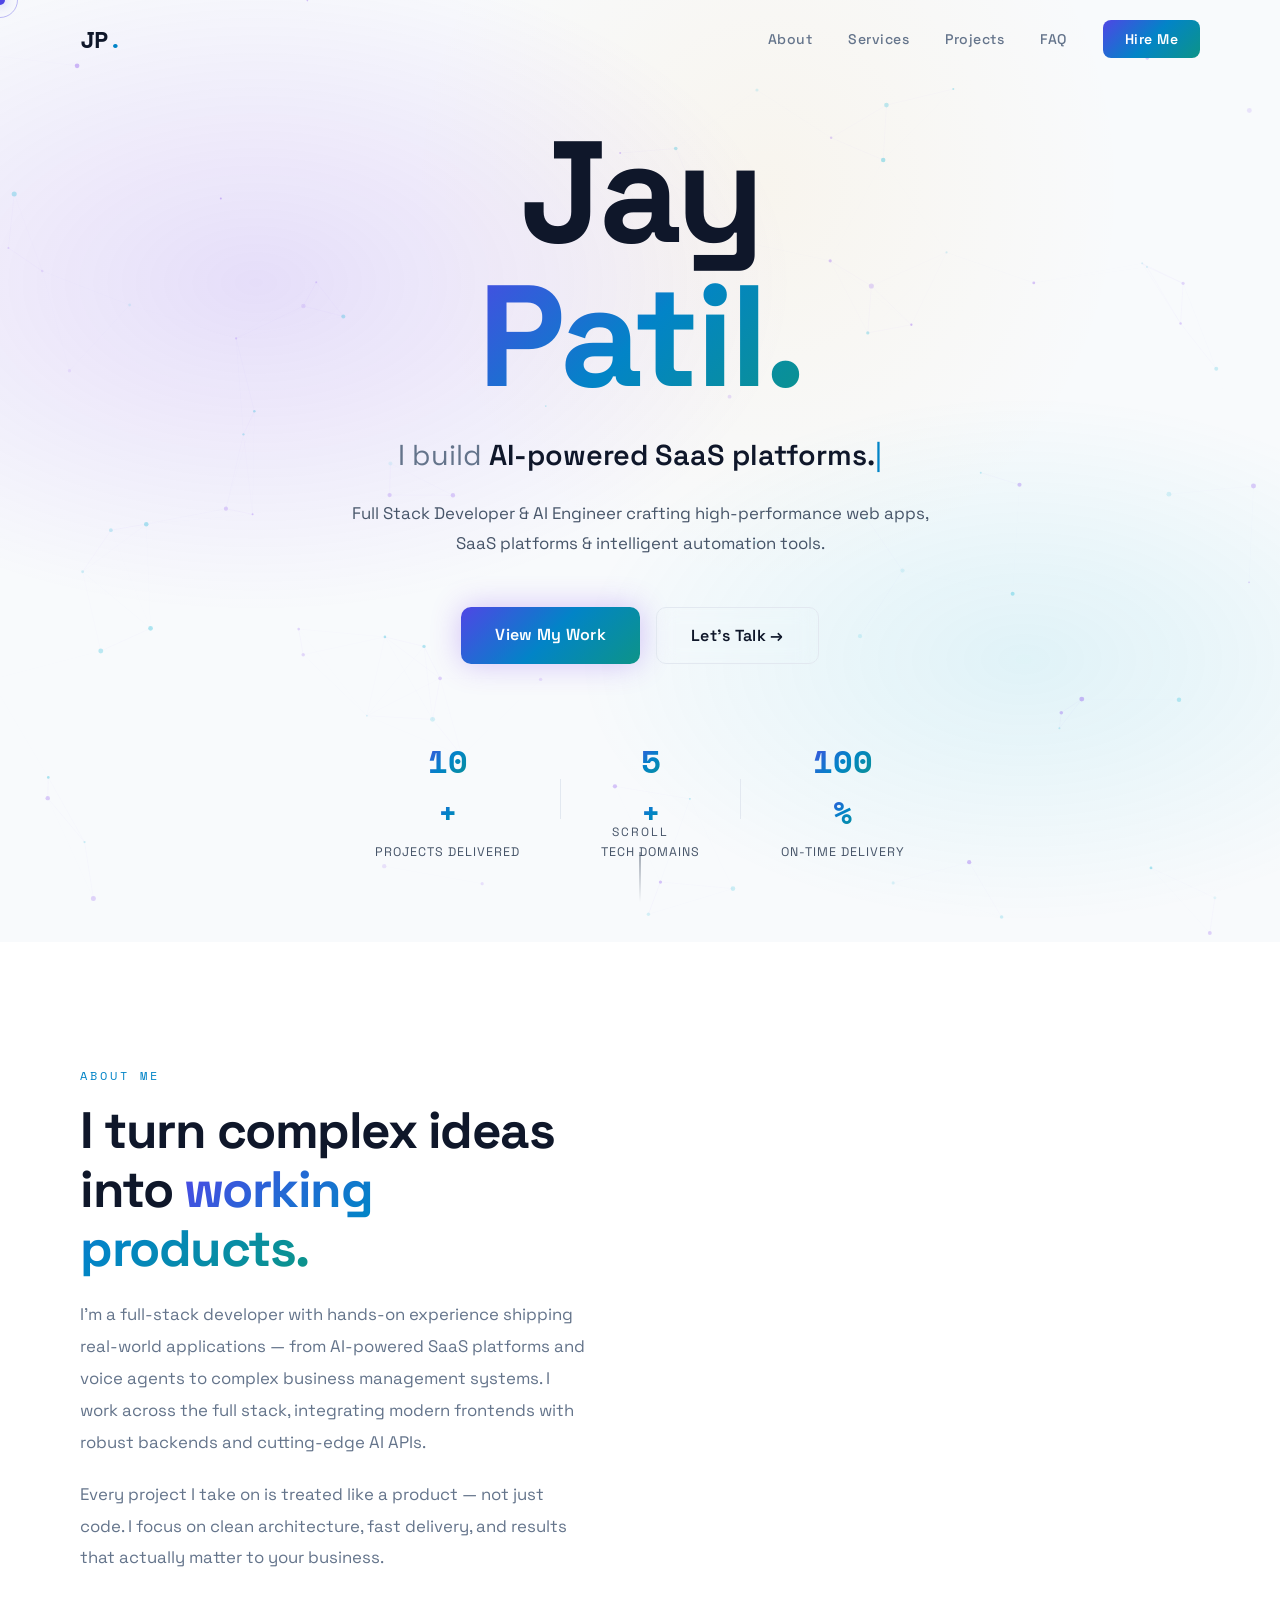
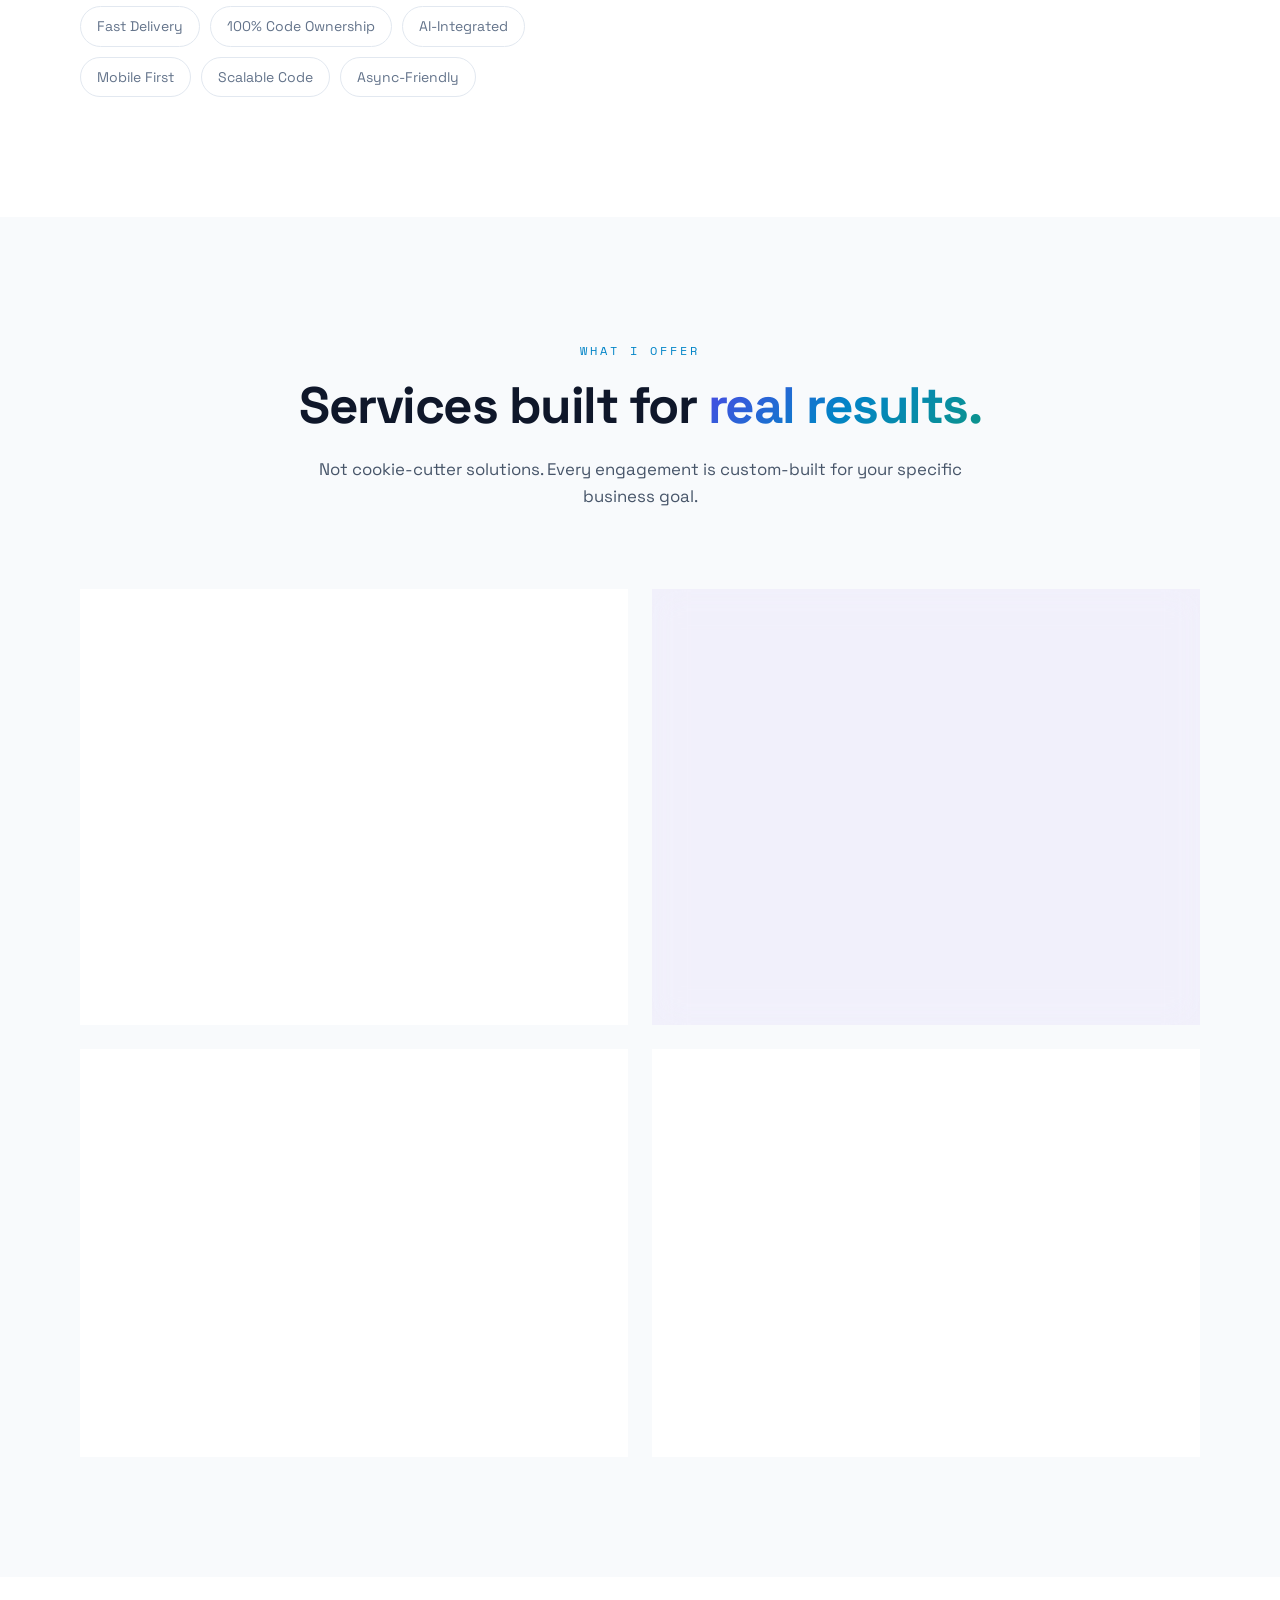
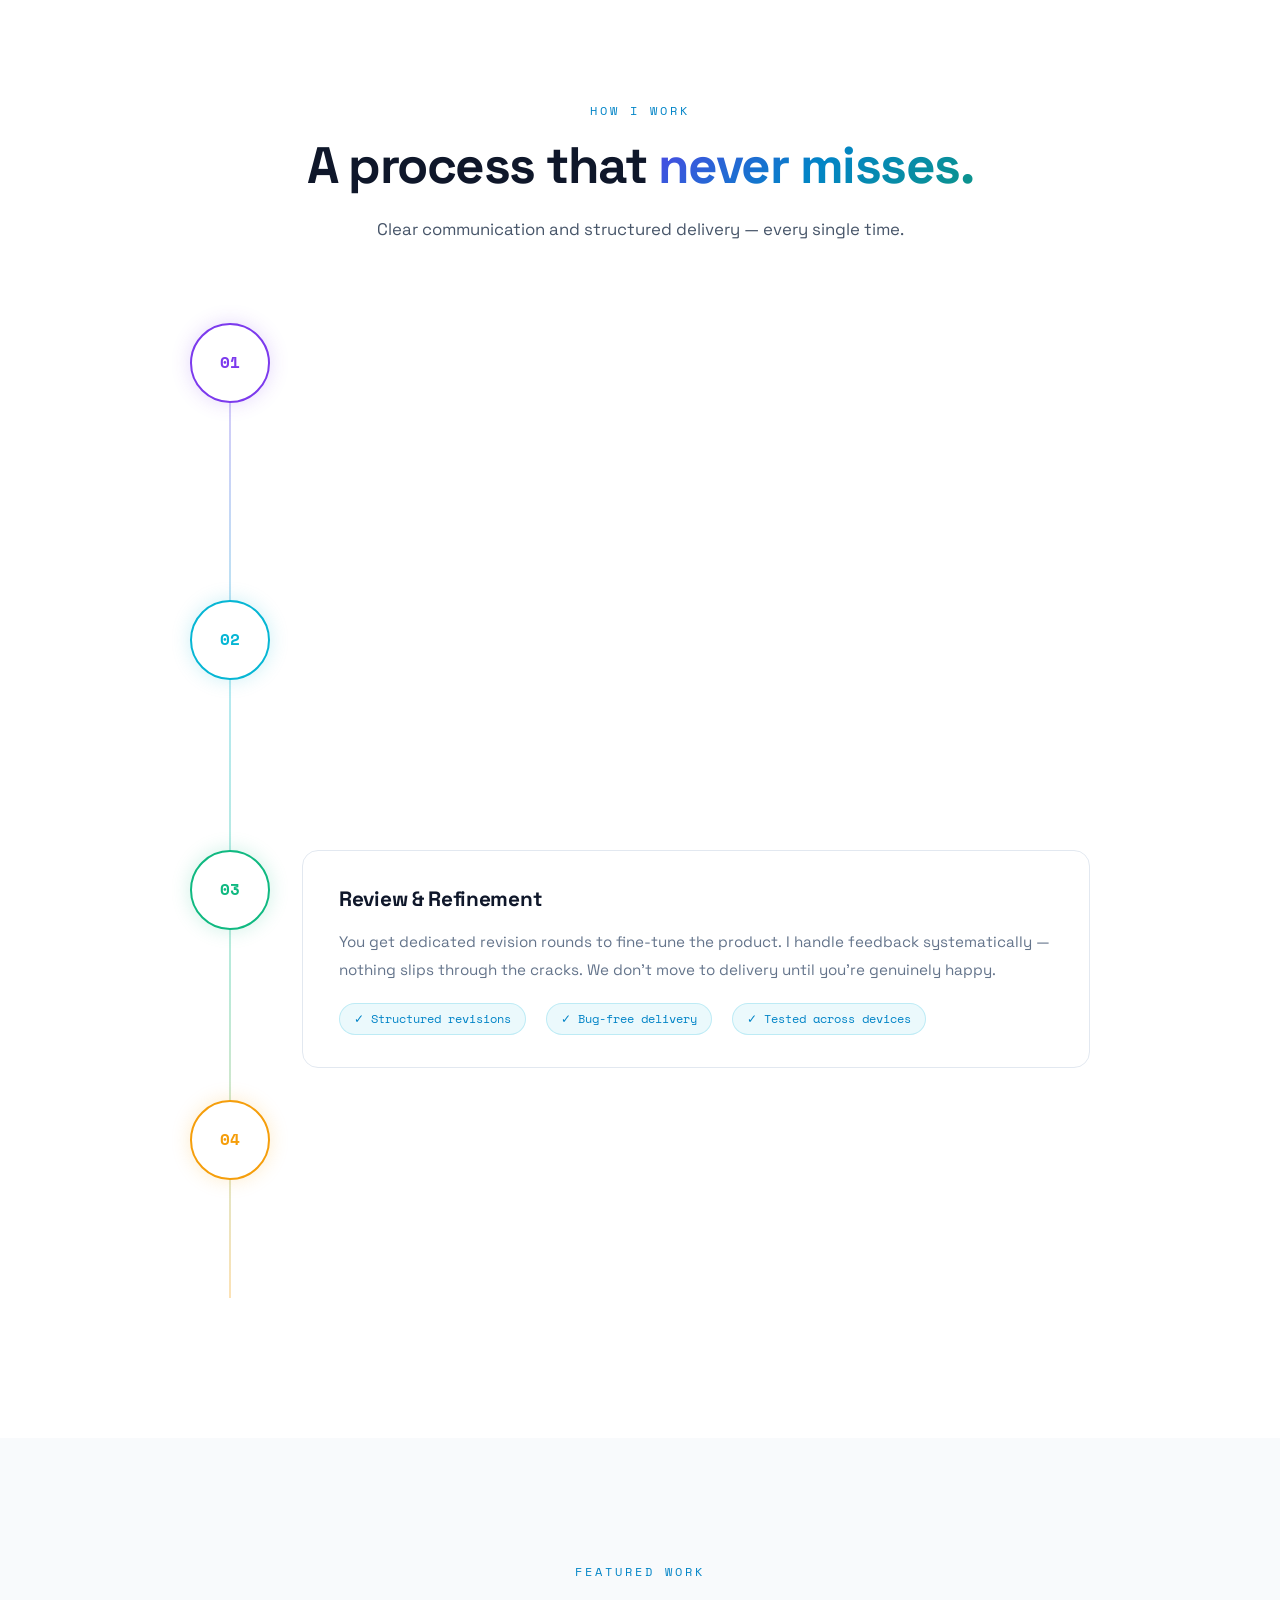
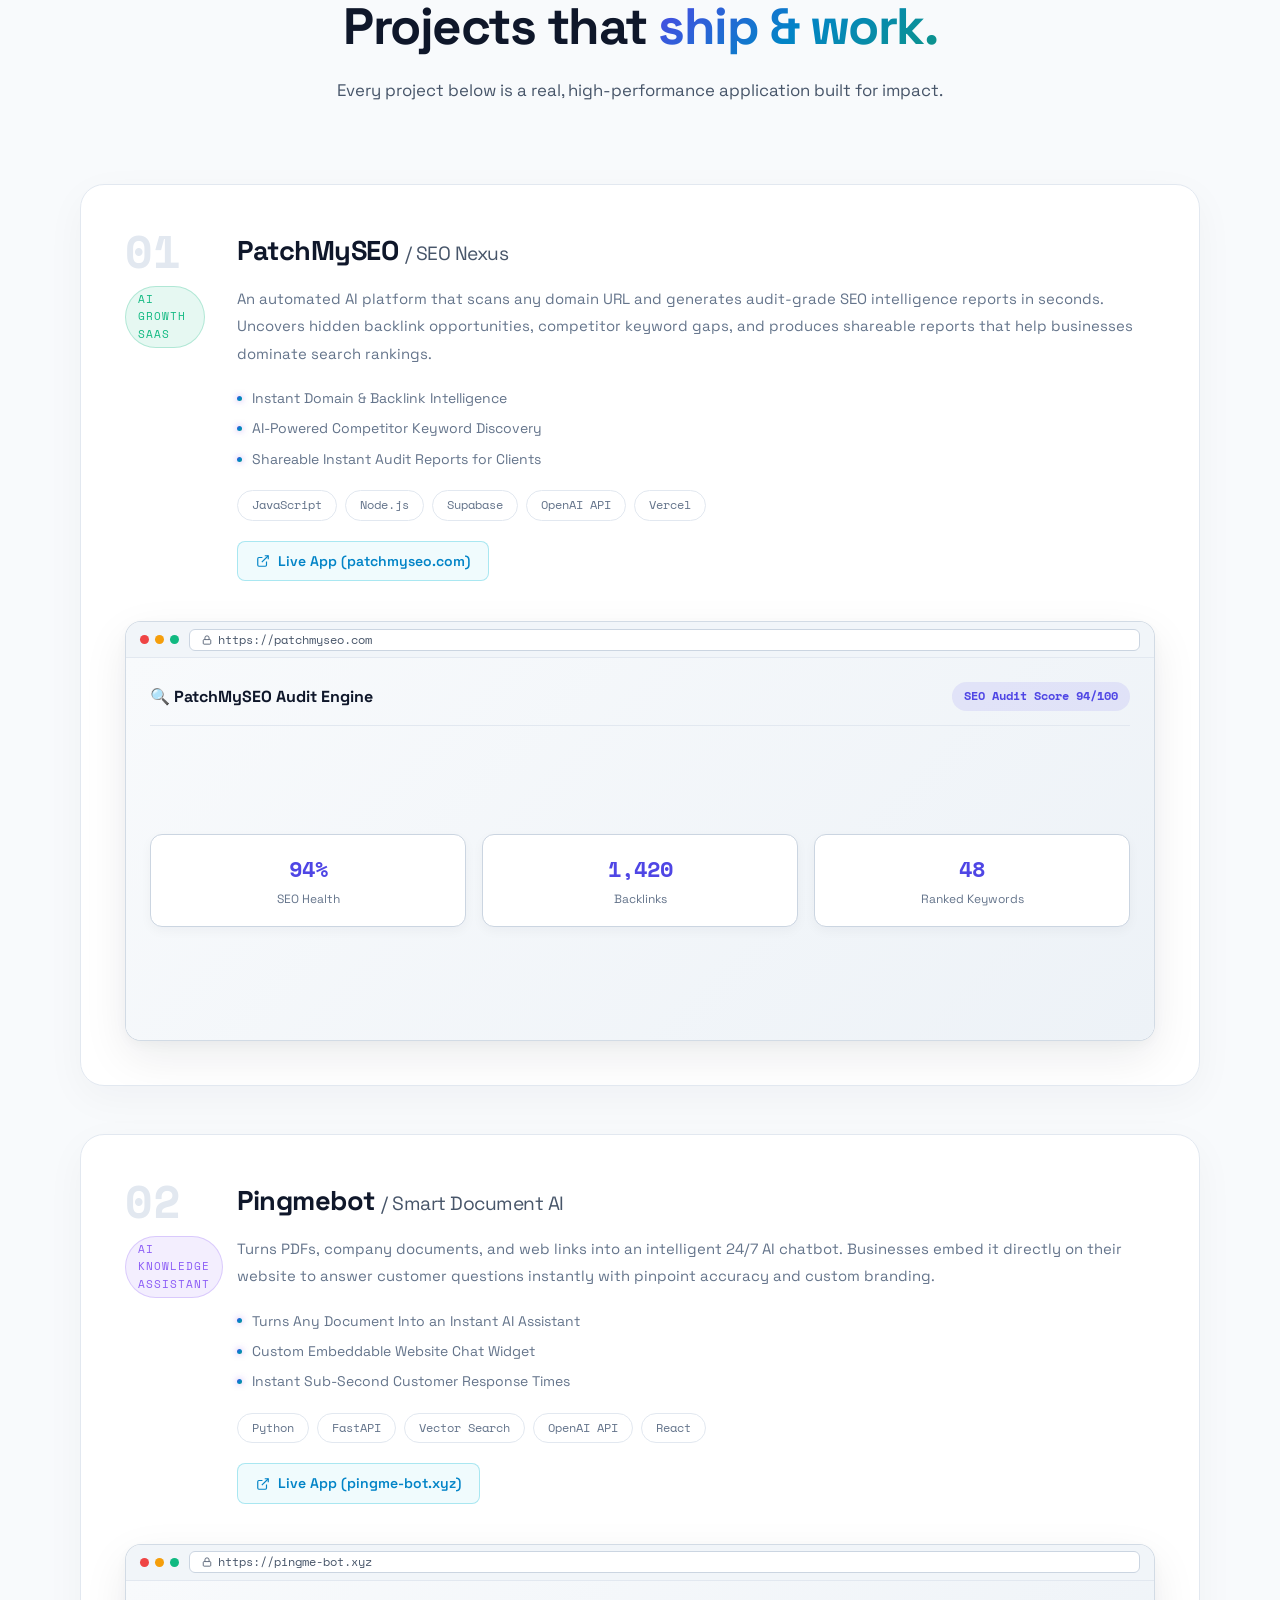
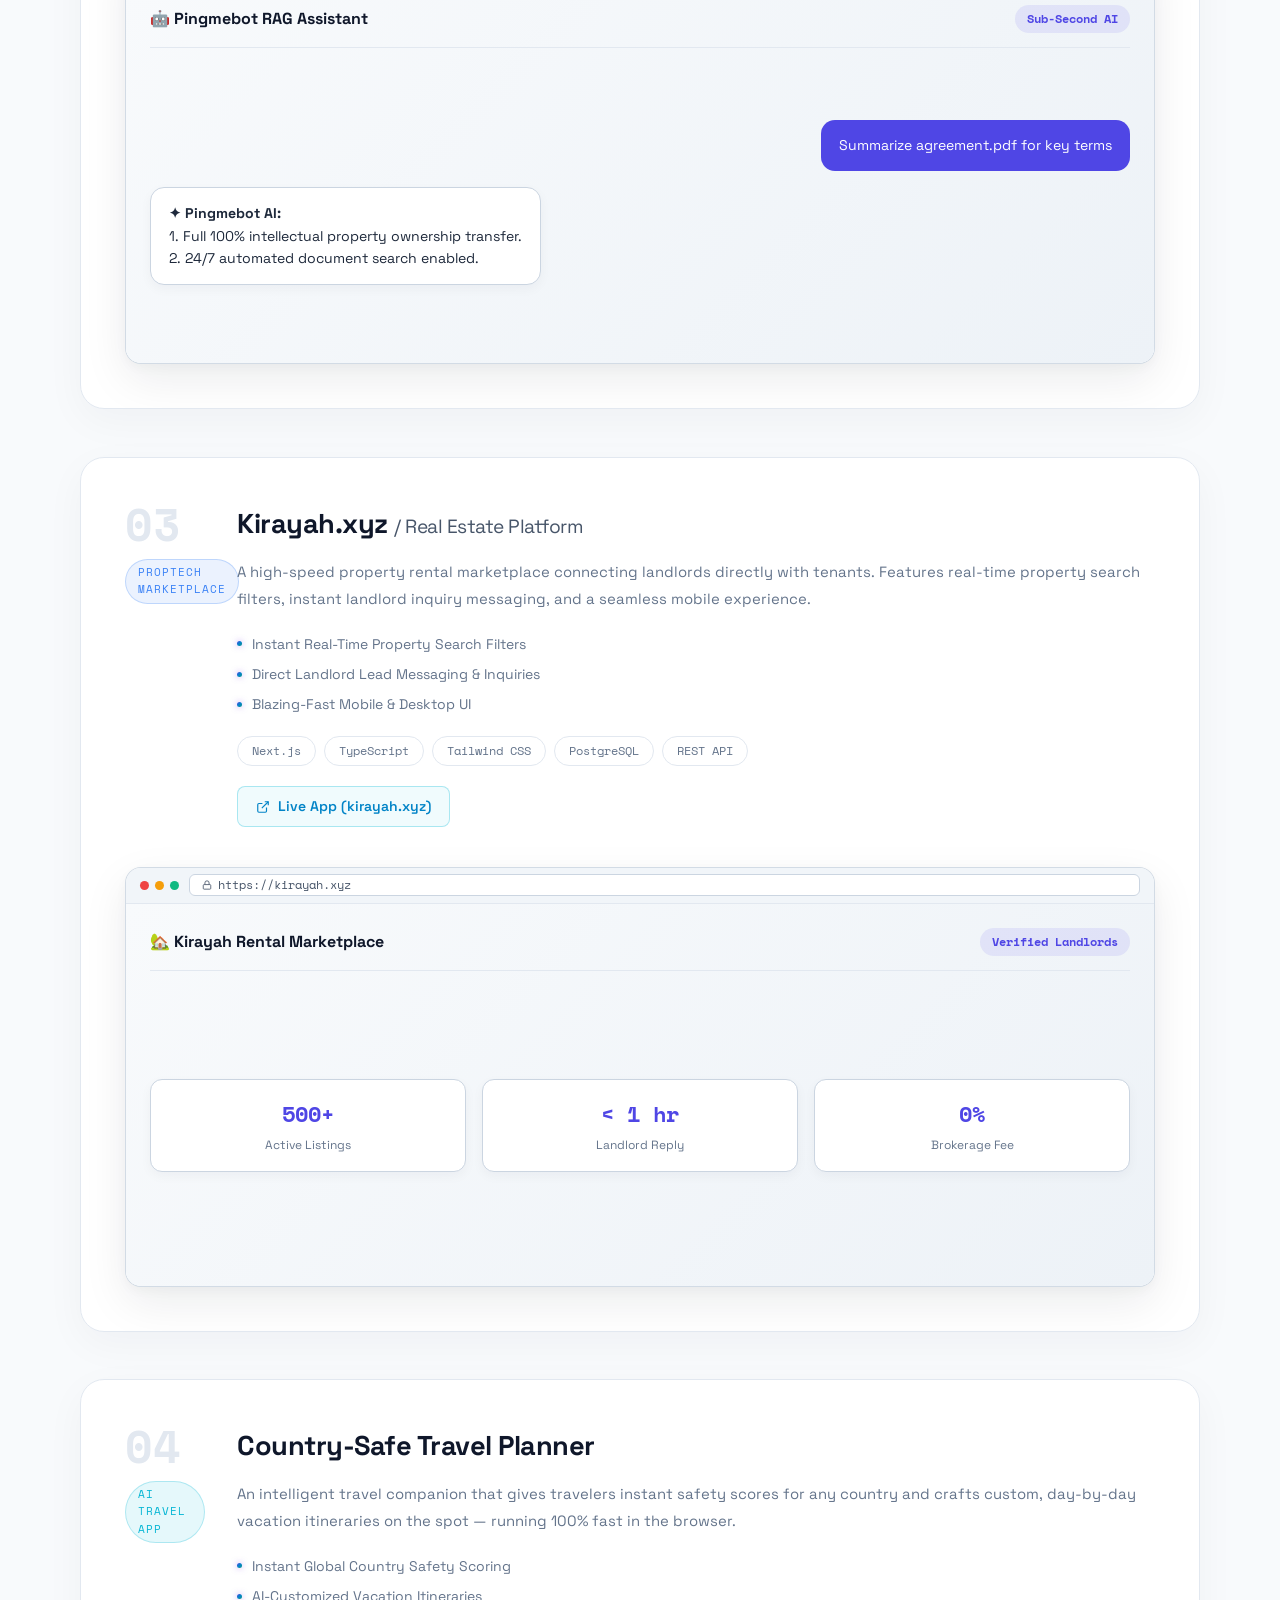
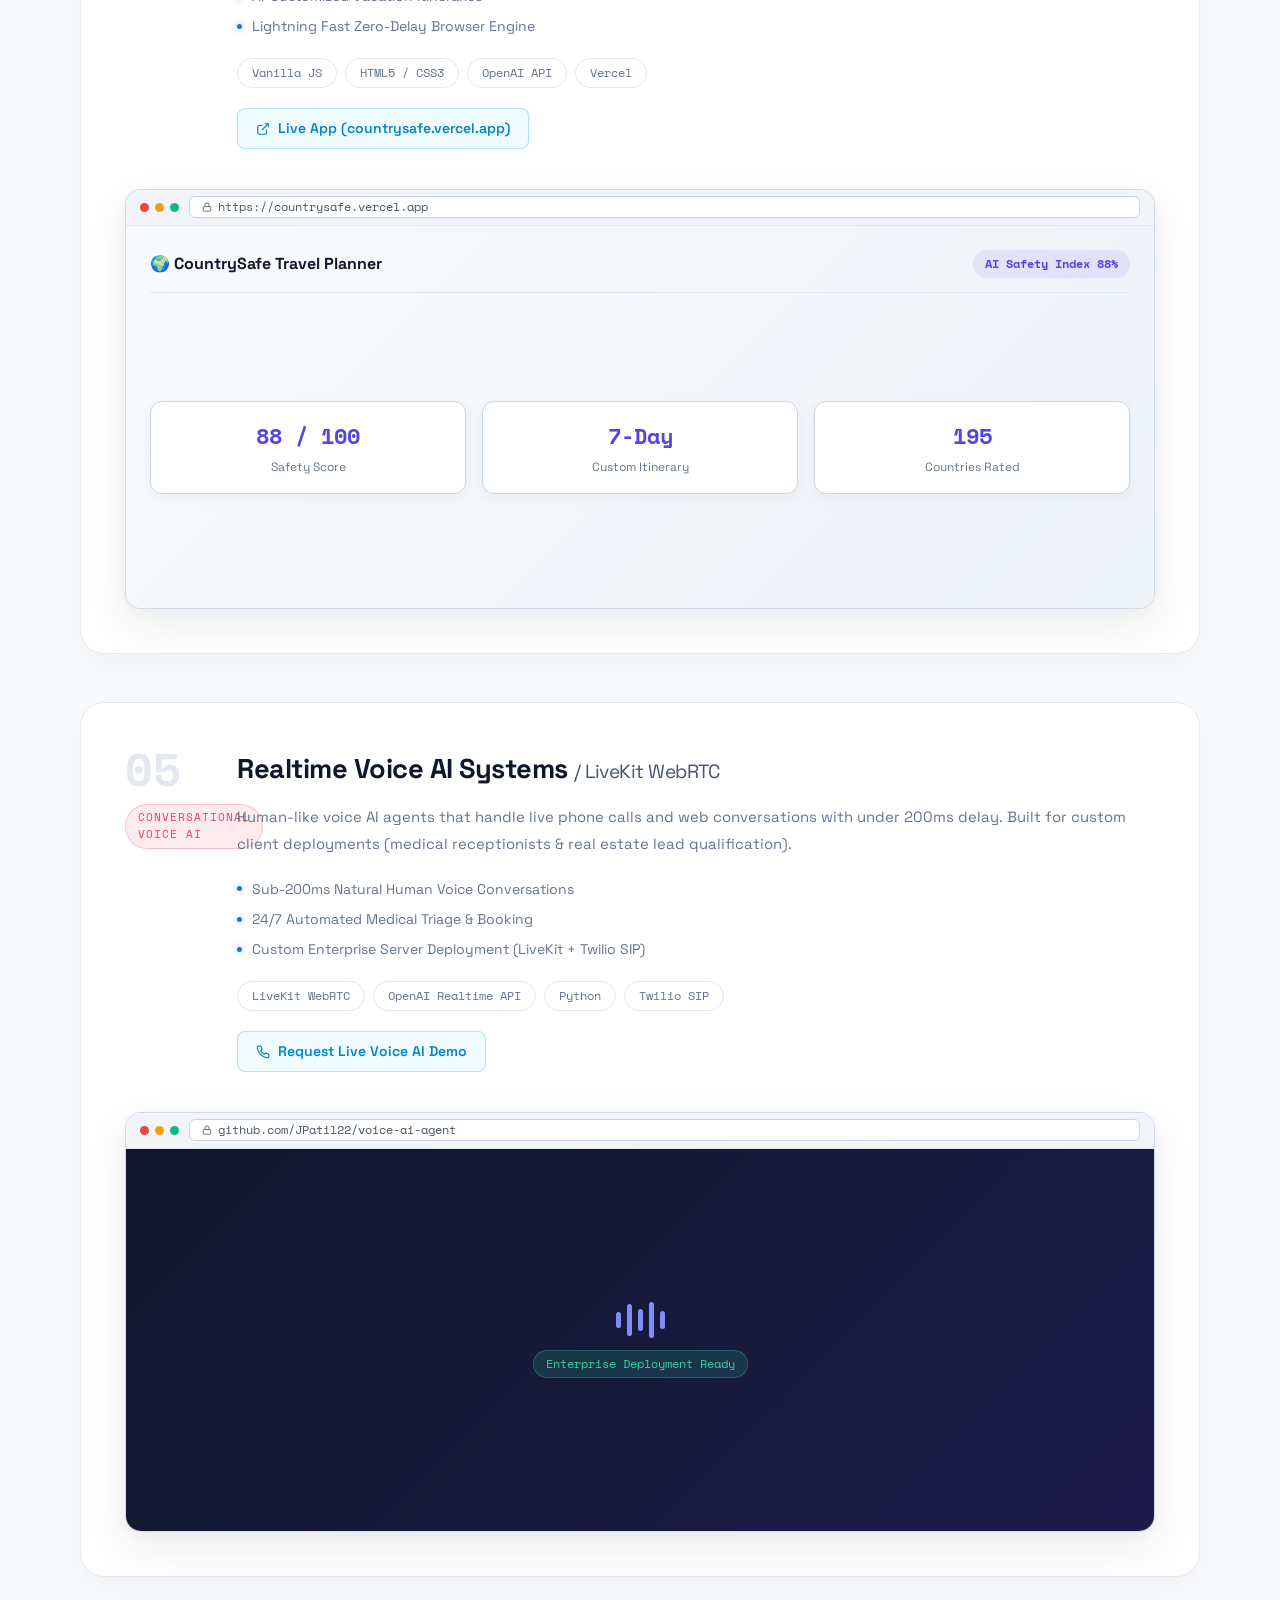
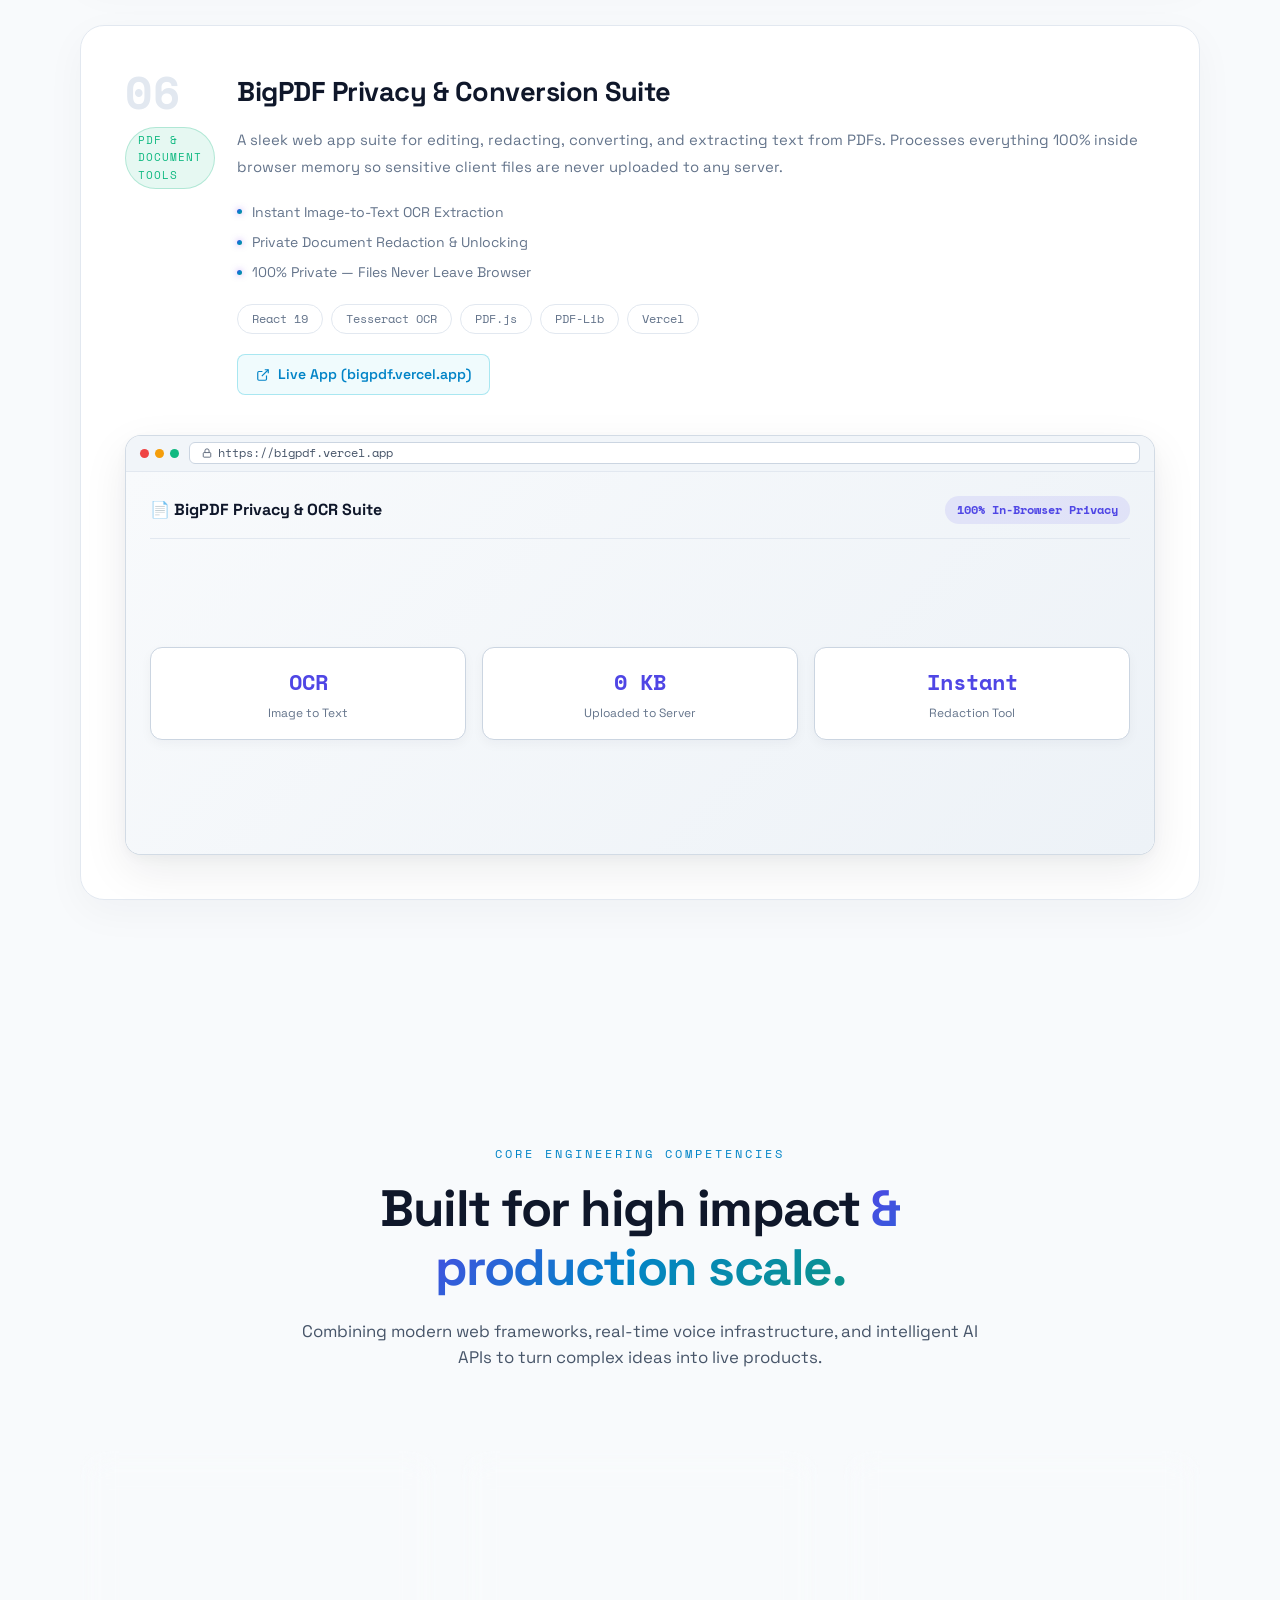
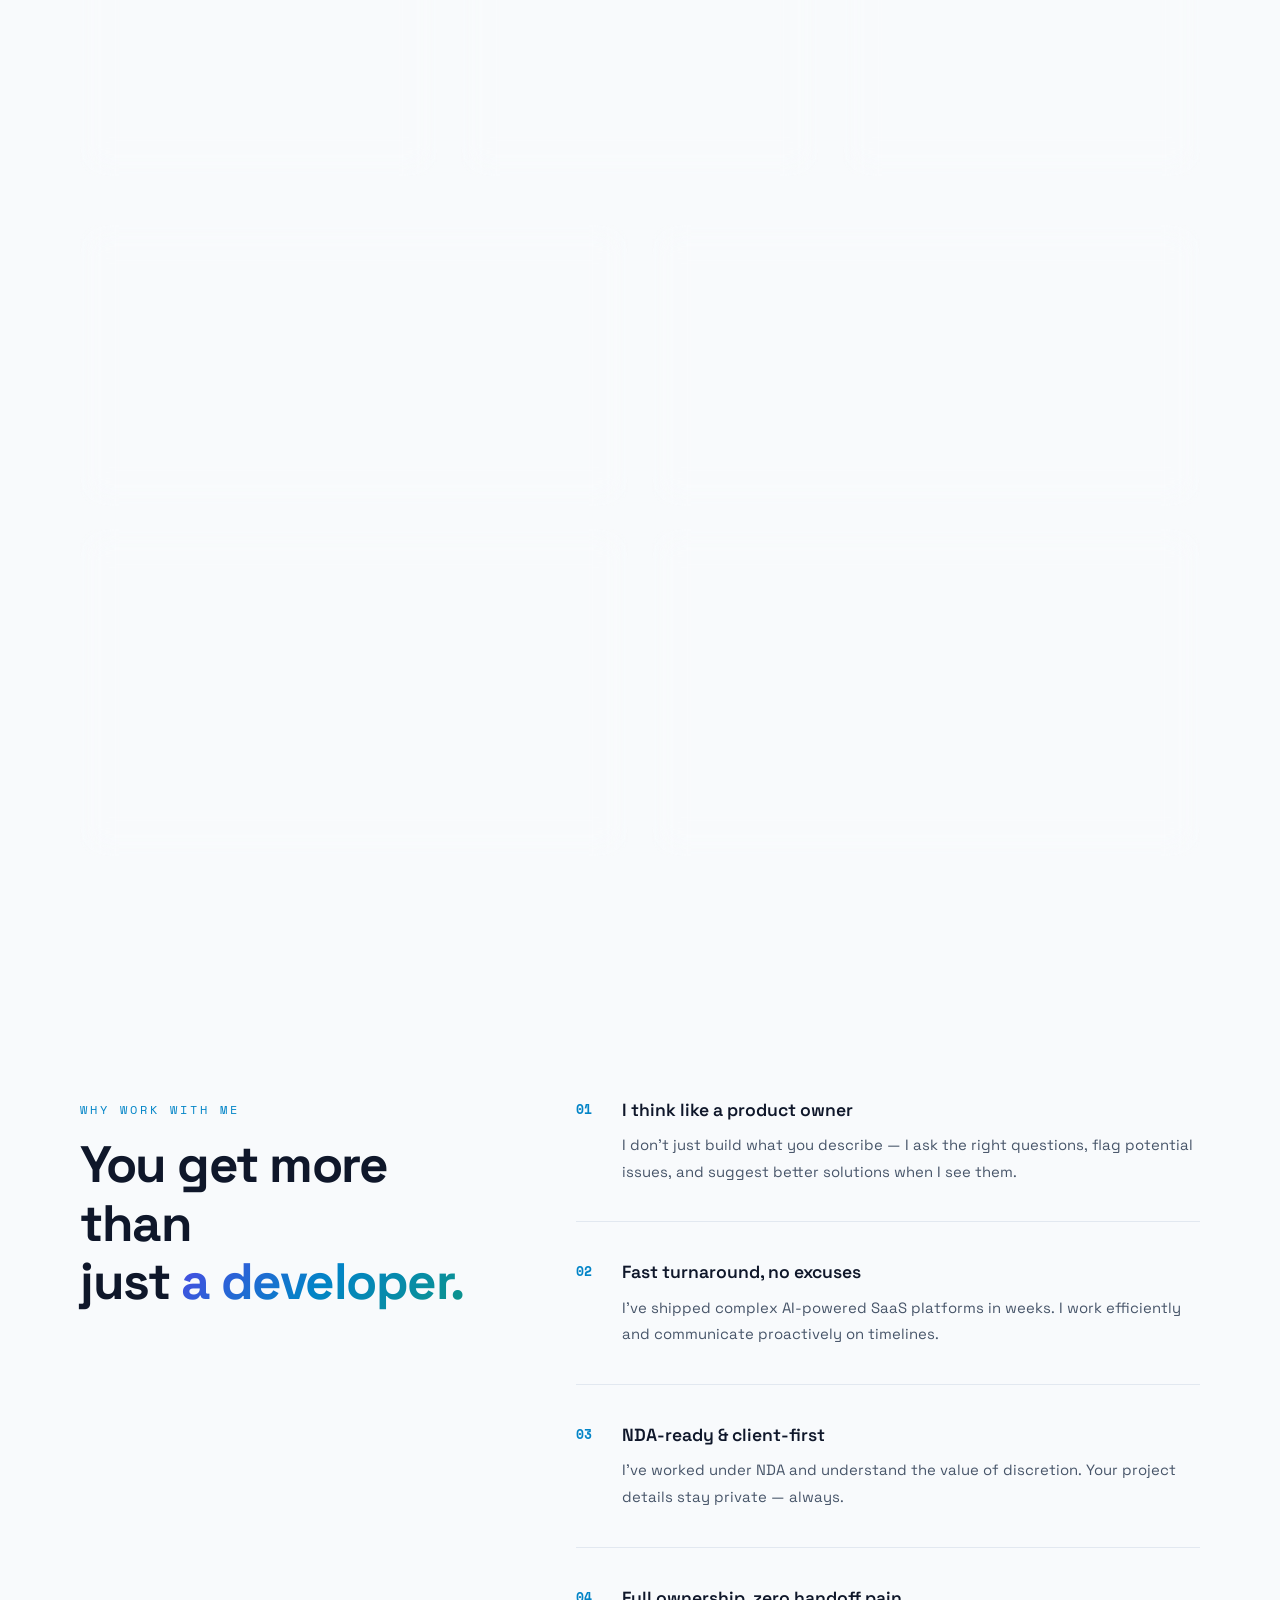
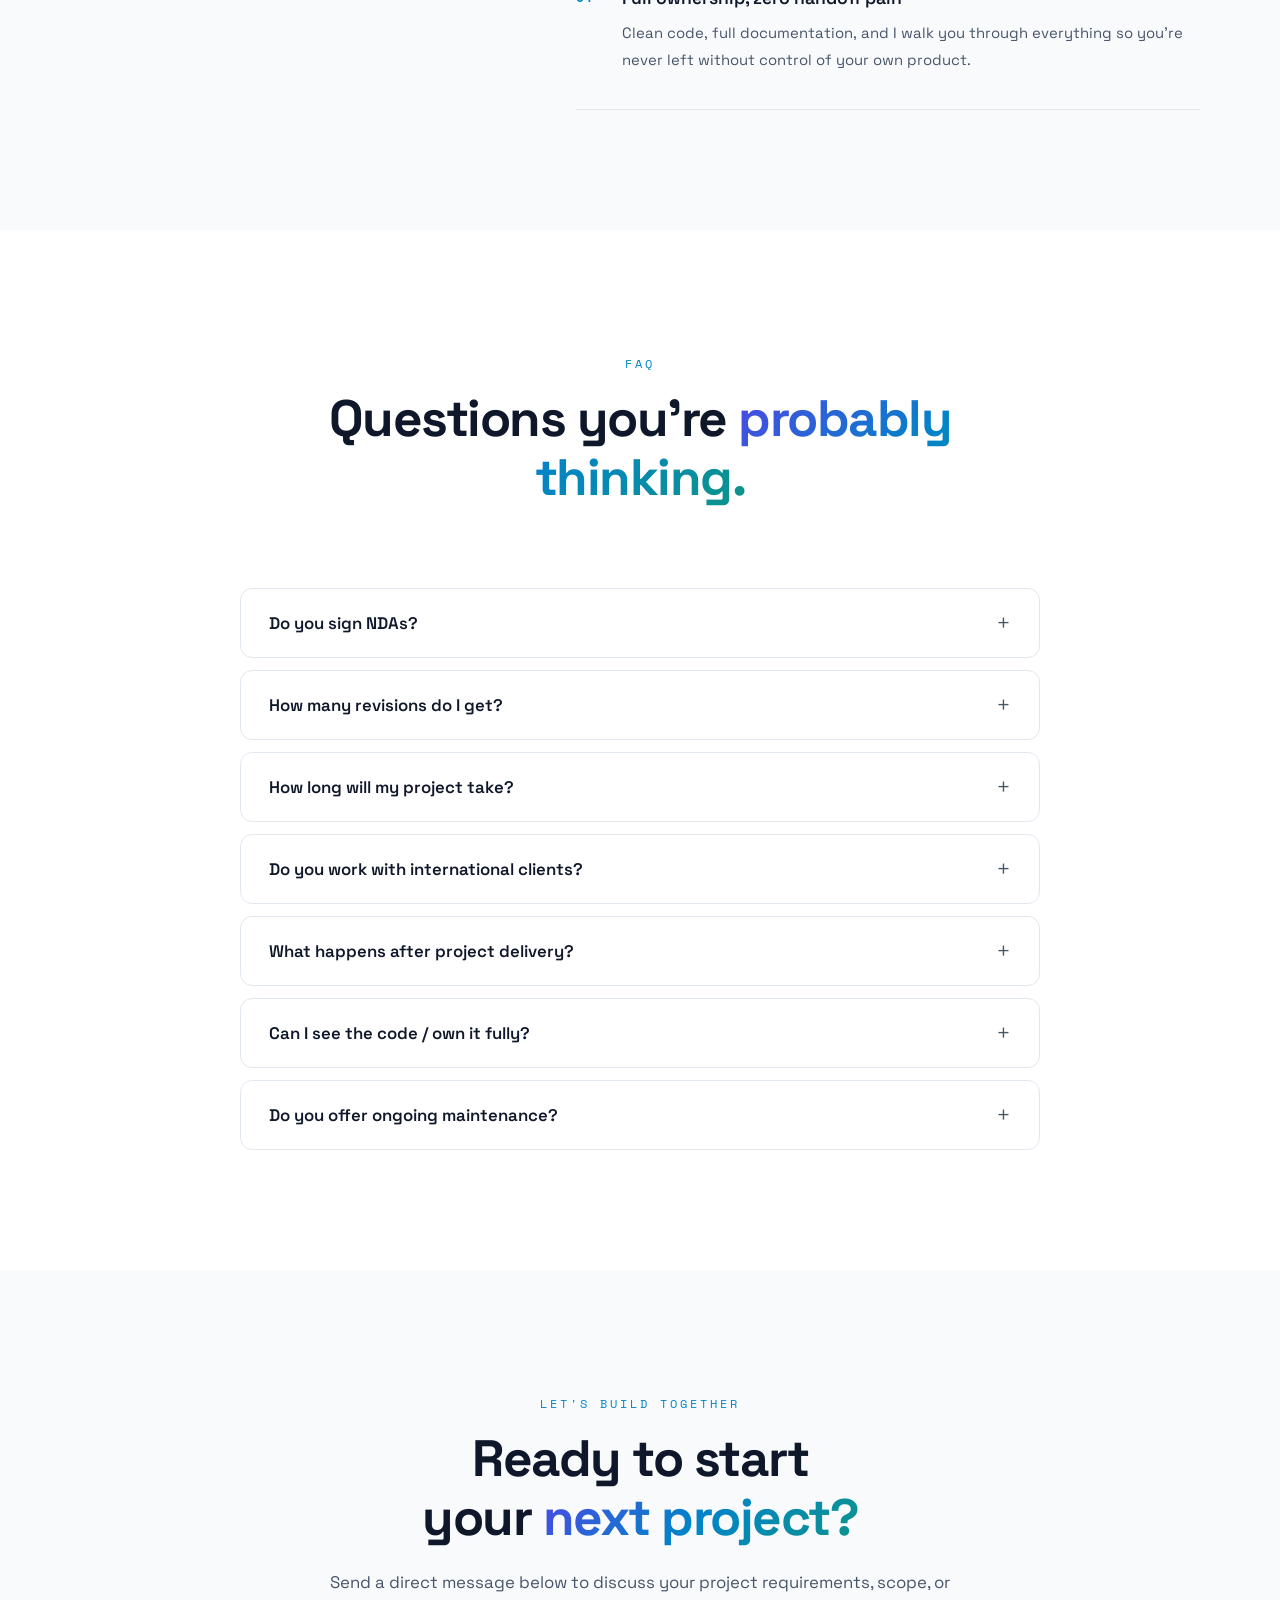
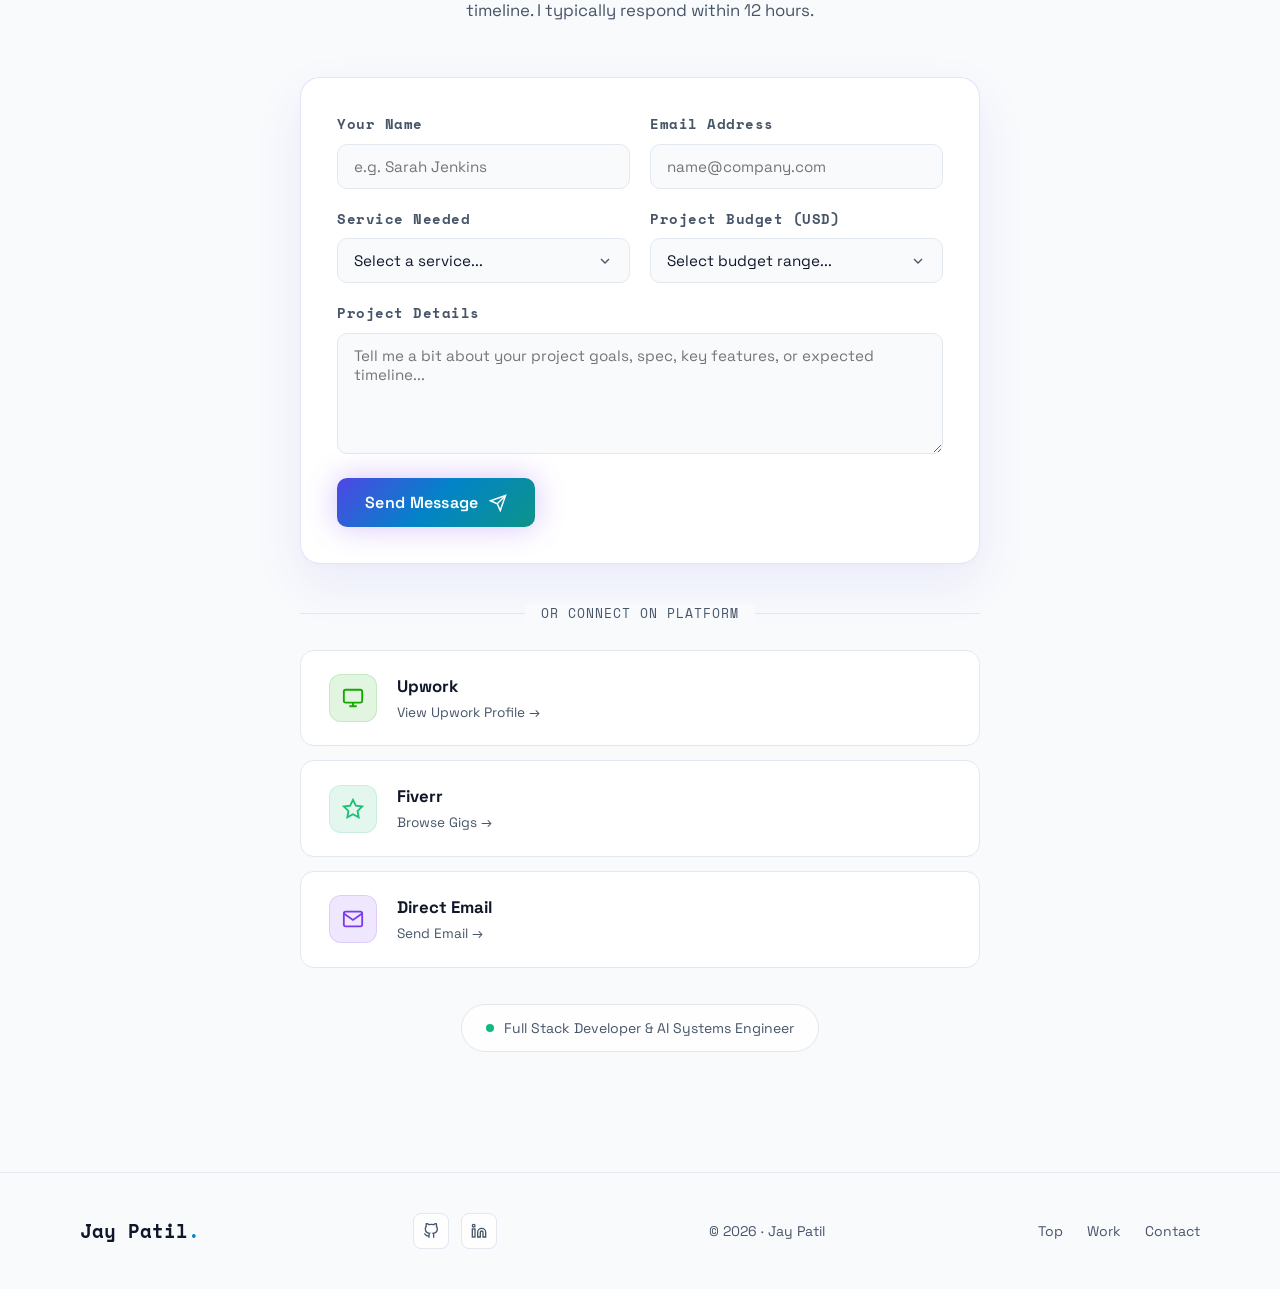
<file: index.html>
<!DOCTYPE html>
<html lang="en">

<head>
    <meta charset="UTF-8">
    <meta name="viewport" content="width=device-width, initial-scale=1.0">
    <title>Jay Patil — Full Stack Developer & AI Engineer</title>
    <meta name="description"
        content="Jay Patil is a full-stack developer & AI engineer specializing in SaaS, web apps, and automation. Available for freelance on Upwork & Fiverr.">
    <link rel="stylesheet" href="style.css">
    <link rel="preconnect" href="https://fonts.googleapis.com">
    <link rel="preconnect" href="https://fonts.gstatic.com" crossorigin>
    <link
        href="https://fonts.googleapis.com/css2?family=Space+Grotesk:wght@300;400;500;600;700&family=Space+Mono:wght@400;700&display=swap"
        rel="stylesheet">
</head>

<body>

    <!-- Scroll Progress Bar -->
    <div id="scroll-progress"></div>

    <!-- Custom Cursor -->
    <div id="cursor"></div>
    <div id="cursor-follower"></div>

    <!-- Floating CTA -->
    <a href="#contact" id="floating-cta" class="hidden">
        <span class="pulse-dot-small"></span>
        Hire Me
    </a>

    <!-- Back to Top -->
    <button id="back-to-top" class="hidden" aria-label="Back to top">↑</button>

    <!-- Navigation -->
    <nav id="navbar">
        <div class="nav-inner">
            <a href="#home" class="nav-logo">JP<span class="dot">.</span></a>
            <ul class="nav-links">
                <li><a href="#about">About</a></li>
                <li><a href="#services">Services</a></li>
                <li><a href="#projects">Projects</a></li>
                <li><a href="#faq">FAQ</a></li>
                <li><a href="#contact" class="nav-cta">Hire Me</a></li>
            </ul>
            <button class="hamburger" id="hamburger" aria-label="Toggle menu">
                <span></span><span></span><span></span>
            </button>
        </div>
    </nav>

    <!-- Mobile Menu -->
    <div class="mobile-menu" id="mobileMenu">
        <a href="#about" class="mob-link">About</a>
        <a href="#services" class="mob-link">Services</a>
        <a href="#projects" class="mob-link">Projects</a>
        <a href="#faq" class="mob-link">FAQ</a>
        <a href="#contact" class="mob-link mob-cta">Hire Me →</a>
    </div>

    <!-- HERO -->
    <section id="home" class="hero">
        <div class="hero-mesh"></div>
        <canvas id="heroCanvas"></canvas>
        <div class="hero-content">
            <h1 class="hero-name reveal">Jay<br><span class="gradient-text">Patil.</span></h1>
            <p class="hero-role reveal">I build <span id="typewriter" class="typed-text"></span><span
                    class="cursor-blink">|</span></p>
            <p class="hero-sub reveal">Full Stack Developer & AI Engineer crafting high-performance web apps,<br>SaaS
                platforms & intelligent automation tools.</p>
            <div class="hero-actions reveal">
                <a href="#projects" class="btn btn-primary">View My Work</a>
                <a href="#contact" class="btn btn-ghost">Let's Talk →</a>
            </div>
            <div class="hero-proof reveal">
                <div class="proof-item">
                    <span class="proof-num counter" data-target="10">0</span><span class="proof-num">+</span>
                    <span class="proof-label">Projects Delivered</span>
                </div>
                <div class="proof-divider"></div>
                <div class="proof-item">
                    <span class="proof-num counter" data-target="5">0</span><span class="proof-num">+</span>
                    <span class="proof-label">Tech Domains</span>
                </div>
                <div class="proof-divider"></div>
                <div class="proof-item">
                    <span class="proof-num counter" data-target="100">0</span><span class="proof-num">%</span>
                    <span class="proof-label">On-Time Delivery</span>
                </div>
            </div>
        </div>
        <div class="hero-scroll-hint">
            <span>Scroll</span>
            <div class="scroll-line"></div>
        </div>
    </section>

    <!-- ABOUT -->
    <section id="about" class="section about">
        <div class="container">
            <div class="about-grid">
                <div class="about-left reveal">
                    <span class="section-label">About Me</span>
                    <h2 class="section-title">I turn complex ideas<br>into <span class="gradient-text">working
                            products.</span></h2>
                    <p class="about-body">I'm a full-stack developer with hands-on experience shipping real-world
                        applications — from AI-powered SaaS platforms and voice agents to complex business management
                        systems. I work across the full stack, integrating modern frontends with robust backends and
                        cutting-edge AI APIs.</p>
                    <p class="about-body">Every project I take on is treated like a product — not just code. I focus on
                        clean architecture, fast delivery, and results that actually matter to your business.</p>
                    <div class="about-badges">
                        <span class="badge">Fast Delivery</span>
                        <span class="badge">100% Code Ownership</span>
                        <span class="badge">AI-Integrated</span>
                        <span class="badge">Mobile First</span>
                        <span class="badge">Scalable Code</span>
                        <span class="badge">Async-Friendly</span>
                    </div>
                </div>
                <div class="about-right reveal">
                    <div class="about-card-stack">
                        <div class="stat-card glass">
                            <div class="stat-icon-svg" style="--c:#7c3aed">
                                <svg width="22" height="22" viewBox="0 0 24 24" fill="none" stroke="currentColor"
                                    stroke-width="2">
                                    <rect x="2" y="3" width="20" height="14" rx="2" />
                                    <path d="M8 21h8M12 17v4" />
                                </svg>
                            </div>
                            <div>
                                <div class="stat-value counter" data-target="10">0</div><span
                                    class="stat-value">+</span>
                                <div class="stat-desc">Production Apps Shipped</div>
                            </div>
                        </div>
                        <div class="stat-card glass">
                            <div class="stat-icon-svg" style="--c:#06b6d4">
                                <svg width="22" height="22" viewBox="0 0 24 24" fill="none" stroke="currentColor"
                                    stroke-width="2">
                                    <circle cx="12" cy="12" r="10" />
                                    <path d="M12 8v4l3 3" />
                                </svg>
                            </div>
                            <div>
                                <div class="stat-value">AI-First</div>
                                <div class="stat-desc">OpenAI, LiveKit, LLM Integrations</div>
                            </div>
                        </div>
                        <div class="stat-card glass">
                            <div class="stat-icon-svg" style="--c:#10b981">
                                <svg width="22" height="22" viewBox="0 0 24 24" fill="none" stroke="currentColor"
                                    stroke-width="2">
                                    <polyline points="16 18 22 12 16 6" />
                                    <polyline points="8 6 2 12 8 18" />
                                </svg>
                            </div>
                            <div>
                                <div class="stat-value">Full Stack</div>
                                <div class="stat-desc">From DB schema to pixel-perfect UI</div>
                            </div>
                        </div>
                        <div class="stat-card glass">
                            <div class="stat-icon-svg" style="--c:#f59e0b">
                                <svg width="22" height="22" viewBox="0 0 24 24" fill="none" stroke="currentColor"
                                    stroke-width="2">
                                    <circle cx="12" cy="12" r="10" />
                                    <line x1="2" y1="12" x2="22" y2="12" />
                                    <path
                                        d="M12 2a15.3 15.3 0 0 1 4 10 15.3 15.3 0 0 1-4 10 15.3 15.3 0 0 1-4-10 15.3 15.3 0 0 1 4-10z" />
                                </svg>
                            </div>
                            <div>
                                <div class="stat-value">Remote-Ready</div>
                                <div class="stat-desc">Async, timezone-flexible</div>
                            </div>
                        </div>
                    </div>
                </div>
            </div>
        </div>
    </section>

    <!-- SERVICES -->
    <section id="services" class="section services">
        <div class="container">
            <div class="section-header reveal">
                <span class="section-label">What I Offer</span>
                <h2 class="section-title">Services built for <span class="gradient-text">real results.</span></h2>
                <p class="section-sub">Not cookie-cutter solutions. Every engagement is custom-built for your specific
                    business goal.</p>
            </div>
            <div class="services-grid">
                <div class="service-card glass reveal">
                    <div class="service-icon-wrap" style="--clr: #7c3aed;">
                        <svg width="28" height="28" viewBox="0 0 24 24" fill="none" stroke="currentColor"
                            stroke-width="1.5">
                            <circle cx="12" cy="12" r="10" />
                            <line x1="2" y1="12" x2="22" y2="12" />
                            <path
                                d="M12 2a15.3 15.3 0 0 1 4 10 15.3 15.3 0 0 1-4 10 15.3 15.3 0 0 1-4-10 15.3 15.3 0 0 1 4-10z" />
                        </svg>
                    </div>
                    <h3>Web App Development</h3>
                    <p>Full-stack web applications — from landing pages to complex SaaS dashboards. Production-quality,
                        responsive, and scalable.</p>
                    <ul class="service-list">
                        <li>React / Next.js frontends</li>
                        <li>REST & GraphQL APIs</li>
                        <li>Authentication & payments</li>
                        <li>Real-time features (WebSockets)</li>
                    </ul>
                </div>
                <div class="service-card glass reveal featured-card">
                    <div class="featured-pill">Most Requested</div>
                    <div class="service-icon-wrap" style="--clr: #06b6d4;">
                        <svg width="28" height="28" viewBox="0 0 24 24" fill="none" stroke="currentColor"
                            stroke-width="1.5">
                            <rect x="3" y="11" width="18" height="10" rx="2" />
                            <circle cx="12" cy="5" r="2" />
                            <path d="M12 7v4M8 11V9M16 11V9" />
                            <circle cx="8" cy="16" r="1" fill="currentColor" />
                            <circle cx="12" cy="16" r="1" fill="currentColor" />
                            <circle cx="16" cy="16" r="1" fill="currentColor" />
                        </svg>
                    </div>
                    <h3>AI / LLM Integration</h3>
                    <p>Build intelligent products powered by OpenAI, voice AI, and custom automation pipelines — fully
                        integrated into your app.</p>
                    <ul class="service-list">
                        <li>OpenAI / GPT API integration</li>
                        <li>Voice agents (LiveKit + Realtime API)</li>
                        <li>AI-powered analysis & reporting</li>
                        <li>Custom automation pipelines</li>
                    </ul>
                </div>
                <div class="service-card glass reveal">
                    <div class="service-icon-wrap" style="--clr: #10b981;">
                        <svg width="28" height="28" viewBox="0 0 24 24" fill="none" stroke="currentColor"
                            stroke-width="1.5">
                            <rect x="3" y="3" width="18" height="18" rx="2" />
                            <path d="M3 9h18M9 21V9" />
                        </svg>
                    </div>
                    <h3>Business Dashboards &amp; SaaS</h3>
                    <p>Complete business management systems with analytics, user management, and subscription billing.
                    </p>
                    <ul class="service-list">
                        <li>Admin panels & dashboards</li>
                        <li>Data analytics & reports</li>
                        <li>Multi-tenant SaaS architecture</li>
                        <li>Supabase / PostgreSQL backends</li>
                    </ul>
                </div>
                <div class="service-card glass reveal">
                    <div class="service-icon-wrap" style="--clr: #f59e0b;">
                        <svg width="28" height="28" viewBox="0 0 24 24" fill="none" stroke="currentColor"
                            stroke-width="1.5">
                            <polyline points="13 2 3 14 12 14 11 22 21 10 12 10 13 2" />
                        </svg>
                    </div>
                    <h3>Automation &amp; Scripting</h3>
                    <p>Custom Python scripts, scrapers, and automation tools that eliminate repetitive work and scale
                        your workflow.</p>
                    <ul class="service-list">
                        <li>Web scraping & data pipelines</li>
                        <li>Process automation</li>
                        <li>API integrations & bots</li>
                        <li>Video processing (FFmpeg)</li>
                    </ul>
                </div>
            </div>
        </div>
    </section>

    <!-- HOW I WORK -->
    <section id="process" class="section process">
        <div class="container">
            <div class="section-header reveal">
                <span class="section-label">How I Work</span>
                <h2 class="section-title">A process that <span class="gradient-text">never misses.</span></h2>
                <p class="section-sub">Clear communication and structured delivery — every single time.</p>
            </div>
            <div class="process-track">
                <div class="process-line"></div>
                <div class="process-step reveal">
                    <div class="step-icon-wrap" style="--clr: #7c3aed;">
                        <span>01</span>
                    </div>
                    <div class="step-content glass">
                        <h3>Discovery &amp; Scoping</h3>
                        <p>We kick off with a free 20-minute call to understand your goals, requirements, and
                            constraints. I'll ask the right questions and deliver a detailed project scope with timeline
                            and milestones before any work begins.</p>
                        <div class="step-detail">
                            <span>✓ Free call</span>
                            <span>✓ Written scope doc</span>
                            <span>✓ Timeline agreement</span>
                        </div>
                    </div>
                </div>
                <div class="process-step reveal">
                    <div class="step-icon-wrap" style="--clr: #06b6d4;">
                        <span>02</span>
                    </div>
                    <div class="step-content glass">
                        <h3>Build Sprint</h3>
                        <p>I build in focused sprints with daily/weekly updates so you're never in the dark. I share
                            working demos early — not just at the end — so we can course-correct before it's too late.
                        </p>
                        <div class="step-detail">
                            <span>✓ Regular updates</span>
                            <span>✓ Early demos</span>
                            <span>✓ Clean, documented code</span>
                        </div>
                    </div>
                </div>
                <div class="process-step reveal">
                    <div class="step-icon-wrap" style="--clr: #10b981;">
                        <span>03</span>
                    </div>
                    <div class="step-content glass">
                        <h3>Review &amp; Refinement</h3>
                        <p>You get dedicated revision rounds to fine-tune the product. I handle feedback systematically
                            — nothing slips through the cracks. We don't move to delivery until you're genuinely happy.
                        </p>
                        <div class="step-detail">
                            <span>✓ Structured revisions</span>
                            <span>✓ Bug-free delivery</span>
                            <span>✓ Tested across devices</span>
                        </div>
                    </div>
                </div>
                <div class="process-step reveal">
                    <div class="step-icon-wrap" style="--clr: #f59e0b;">
                        <span>04</span>
                    </div>
                    <div class="step-content glass">
                        <h3>Launch &amp; Handoff</h3>
                        <p>Full deployment support, documentation, and a walkthrough so you own your product completely.
                            I don't disappear after delivery — post-launch support is included for 7 days.</p>
                        <div class="step-detail">
                            <span>✓ Deployment help</span>
                            <span>✓ Full documentation</span>
                            <span>✓ 7-day post-launch support</span>
                        </div>
                    </div>
                </div>
            </div>
        </div>
    </section>

    <!-- PROJECTS -->
    <section id="projects" class="section projects">
        <div class="container">
            <div class="section-header reveal">
                <span class="section-label">Featured Work</span>
                <h2 class="section-title">Projects that <span class="gradient-text">ship & work.</span></h2>
                <p class="section-sub">Every project below is a real, high-performance application built for impact.</p>
            </div>
            <div class="projects-list">

                <!-- 01: PatchMySEO -->
                <div class="project-item tilt-card reveal">
                    <div class="project-meta">
                        <span class="project-num">01</span>
                        <span class="project-tag" style="--clr: #10b981;">AI Growth SaaS</span>
                    </div>
                    <div class="project-body">
                        <h3>PatchMySEO <span class="project-aka">/ SEO Nexus</span></h3>
                        <p>An automated AI platform that scans any domain URL and generates audit-grade SEO intelligence reports in seconds. Uncovers hidden backlink opportunities, competitor keyword gaps, and produces shareable reports that help businesses dominate search rankings.</p>
                        <div class="project-highlights">
                            <div class="highlight">Instant Domain &amp; Backlink Intelligence</div>
                            <div class="highlight">AI-Powered Competitor Keyword Discovery</div>
                            <div class="highlight">Shareable Instant Audit Reports for Clients</div>
                        </div>
                        <div class="project-tech-row">
                            <span class="tech-chip">JavaScript</span>
                            <span class="tech-chip">Node.js</span>
                            <span class="tech-chip">Supabase</span>
                            <span class="tech-chip">OpenAI API</span>
                            <span class="tech-chip">Vercel</span>
                        </div>
                        <div class="project-actions">
                            <a href="https://patchmyseo.com" target="_blank" rel="noopener" class="project-link">
                                <svg width="14" height="14" viewBox="0 0 24 24" fill="none" stroke="currentColor"
                                    stroke-width="2">
                                    <path d="M18 13v6a2 2 0 0 1-2 2H5a2 2 0 0 1-2-2V8a2 2 0 0 1 2-2h6" />
                                    <polyline points="15 3 21 3 21 9" />
                                    <line x1="10" y1="14" x2="21" y2="3" />
                                </svg>
                                Live App (patchmyseo.com)
                            </a>
                        </div>
                    </div>
                    <div class="project-browser-frame">
                        <div class="browser-header">
                            <div class="browser-dots">
                                <span class="dot red"></span>
                                <span class="dot yellow"></span>
                                <span class="dot green"></span>
                            </div>
                            <div class="browser-url">
                                <svg width="10" height="10" viewBox="0 0 24 24" fill="none" stroke="currentColor" stroke-width="2"><rect x="3" y="11" width="18" height="11" rx="2" ry="2"/><path d="M7 11V7a5 5 0 0 1 10 0v4"/></svg>
                                https://patchmyseo.com
                            </div>
                        </div>
                        <div class="browser-body">
                            <iframe src="https://patchmyseo.com" title="PatchMySEO Live Preview" loading="lazy"></iframe>
                            <div class="browser-mockup-ui">
                                <div class="mockup-header-bar">
                                    <div class="mockup-brand">🔍 PatchMySEO Audit Engine</div>
                                    <span class="mockup-badge">SEO Audit Score 94/100</span>
                                </div>
                                <div class="mockup-content-grid">
                                    <div class="mockup-card-row">
                                        <div class="mockup-stat-box">
                                            <div class="mockup-stat-num">94%</div>
                                            <div class="mockup-stat-lbl">SEO Health</div>
                                        </div>
                                        <div class="mockup-stat-box">
                                            <div class="mockup-stat-num">1,420</div>
                                            <div class="mockup-stat-lbl">Backlinks</div>
                                        </div>
                                        <div class="mockup-stat-box">
                                            <div class="mockup-stat-num">48</div>
                                            <div class="mockup-stat-lbl">Ranked Keywords</div>
                                        </div>
                                    </div>
                                </div>
                            </div>
                            <div class="browser-overlay">
                                <a href="https://patchmyseo.com" target="_blank" rel="noopener" class="preview-btn">Launch Live Site (patchmyseo.com) ↗</a>
                            </div>
                        </div>
                    </div>
                </div>

                <!-- 02: Pingmebot -->
                <div class="project-item tilt-card reveal alt">
                    <div class="project-meta">
                        <span class="project-num">02</span>
                        <span class="project-tag" style="--clr: #8b5cf6;">AI Knowledge Assistant</span>
                    </div>
                    <div class="project-body">
                        <h3>Pingmebot <span class="project-aka">/ Smart Document AI</span></h3>
                        <p>Turns PDFs, company documents, and web links into an intelligent 24/7 AI chatbot. Businesses embed it directly on their website to answer customer questions instantly with pinpoint accuracy and custom branding.</p>
                        <div class="project-highlights">
                            <div class="highlight">Turns Any Document Into an Instant AI Assistant</div>
                            <div class="highlight">Custom Embeddable Website Chat Widget</div>
                            <div class="highlight">Instant Sub-Second Customer Response Times</div>
                        </div>
                        <div class="project-tech-row">
                            <span class="tech-chip">Python</span>
                            <span class="tech-chip">FastAPI</span>
                            <span class="tech-chip">Vector Search</span>
                            <span class="tech-chip">OpenAI API</span>
                            <span class="tech-chip">React</span>
                        </div>
                        <div class="project-actions">
                            <a href="https://pingme-bot.xyz" target="_blank" rel="noopener" class="project-link">
                                <svg width="14" height="14" viewBox="0 0 24 24" fill="none" stroke="currentColor"
                                    stroke-width="2">
                                    <path d="M18 13v6a2 2 0 0 1-2 2H5a2 2 0 0 1-2-2V8a2 2 0 0 1 2-2h6" />
                                    <polyline points="15 3 21 3 21 9" />
                                    <line x1="10" y1="14" x2="21" y2="3" />
                                </svg>
                                Live App (pingme-bot.xyz)
                            </a>
                        </div>
                    </div>
                    <div class="project-browser-frame">
                        <div class="browser-header">
                            <div class="browser-dots">
                                <span class="dot red"></span>
                                <span class="dot yellow"></span>
                                <span class="dot green"></span>
                            </div>
                            <div class="browser-url">
                                <svg width="10" height="10" viewBox="0 0 24 24" fill="none" stroke="currentColor" stroke-width="2"><rect x="3" y="11" width="18" height="11" rx="2" ry="2"/><path d="M7 11V7a5 5 0 0 1 10 0v4"/></svg>
                                https://pingme-bot.xyz
                            </div>
                        </div>
                        <div class="browser-body">
                            <iframe src="https://pingme-bot.xyz" title="Pingmebot Live Preview" loading="lazy"></iframe>
                            <div class="browser-mockup-ui">
                                <div class="mockup-header-bar">
                                    <div class="mockup-brand">🤖 Pingmebot RAG Assistant</div>
                                    <span class="mockup-badge">Sub-Second AI</span>
                                </div>
                                <div class="mockup-content-grid">
                                    <div class="mockup-chat-bubble user">Summarize agreement.pdf for key terms</div>
                                    <div class="mockup-chat-bubble bot">
                                        <strong>✦ Pingmebot AI:</strong><br>
                                        1. Full 100% intellectual property ownership transfer.<br>
                                        2. 24/7 automated document search enabled.
                                    </div>
                                </div>
                            </div>
                            <div class="browser-overlay">
                                <a href="https://pingme-bot.xyz" target="_blank" rel="noopener" class="preview-btn">Launch Live Site (pingme-bot.xyz) ↗</a>
                            </div>
                        </div>
                    </div>
                </div>

                <!-- 03: Kirayah.xyz -->
                <div class="project-item tilt-card reveal">
                    <div class="project-meta">
                        <span class="project-num">03</span>
                        <span class="project-tag" style="--clr: #3b82f6;">PropTech Marketplace</span>
                    </div>
                    <div class="project-body">
                        <h3>Kirayah.xyz <span class="project-aka">/ Real Estate Platform</span></h3>
                        <p>A high-speed property rental marketplace connecting landlords directly with tenants. Features real-time property search filters, instant landlord inquiry messaging, and a seamless mobile experience.</p>
                        <div class="project-highlights">
                            <div class="highlight">Instant Real-Time Property Search Filters</div>
                            <div class="highlight">Direct Landlord Lead Messaging &amp; Inquiries</div>
                            <div class="highlight">Blazing-Fast Mobile &amp; Desktop UI</div>
                        </div>
                        <div class="project-tech-row">
                            <span class="tech-chip">Next.js</span>
                            <span class="tech-chip">TypeScript</span>
                            <span class="tech-chip">Tailwind CSS</span>
                            <span class="tech-chip">PostgreSQL</span>
                            <span class="tech-chip">REST API</span>
                        </div>
                        <div class="project-actions">
                            <a href="https://kirayah.xyz" target="_blank" rel="noopener" class="project-link">
                                <svg width="14" height="14" viewBox="0 0 24 24" fill="none" stroke="currentColor"
                                    stroke-width="2">
                                    <path d="M18 13v6a2 2 0 0 1-2 2H5a2 2 0 0 1-2-2V8a2 2 0 0 1 2-2h6" />
                                    <polyline points="15 3 21 3 21 9" />
                                    <line x1="10" y1="14" x2="21" y2="3" />
                                </svg>
                                Live App (kirayah.xyz)
                            </a>
                        </div>
                    </div>
                    <div class="project-browser-frame">
                        <div class="browser-header">
                            <div class="browser-dots">
                                <span class="dot red"></span>
                                <span class="dot yellow"></span>
                                <span class="dot green"></span>
                            </div>
                            <div class="browser-url">
                                <svg width="10" height="10" viewBox="0 0 24 24" fill="none" stroke="currentColor" stroke-width="2"><rect x="3" y="11" width="18" height="11" rx="2" ry="2"/><path d="M7 11V7a5 5 0 0 1 10 0v4"/></svg>
                                https://kirayah.xyz
                            </div>
                        </div>
                        <div class="browser-body">
                            <iframe src="https://kirayah.xyz" title="Kirayah.xyz Live Preview" loading="lazy"></iframe>
                            <div class="browser-mockup-ui">
                                <div class="mockup-header-bar">
                                    <div class="mockup-brand">🏡 Kirayah Rental Marketplace</div>
                                    <span class="mockup-badge">Verified Landlords</span>
                                </div>
                                <div class="mockup-content-grid">
                                    <div class="mockup-card-row">
                                        <div class="mockup-stat-box">
                                            <div class="mockup-stat-num">500+</div>
                                            <div class="mockup-stat-lbl">Active Listings</div>
                                        </div>
                                        <div class="mockup-stat-box">
                                            <div class="mockup-stat-num">&lt; 1 hr</div>
                                            <div class="mockup-stat-lbl">Landlord Reply</div>
                                        </div>
                                        <div class="mockup-stat-box">
                                            <div class="mockup-stat-num">0%</div>
                                            <div class="mockup-stat-lbl">Brokerage Fee</div>
                                        </div>
                                    </div>
                                </div>
                            </div>
                            <div class="browser-overlay">
                                <a href="https://kirayah.xyz" target="_blank" rel="noopener" class="preview-btn">Launch Live Site (kirayah.xyz) ↗</a>
                            </div>
                        </div>
                    </div>
                </div>

                <!-- 04: Country-Safe -->
                <div class="project-item tilt-card reveal alt">
                    <div class="project-meta">
                        <span class="project-num">04</span>
                        <span class="project-tag" style="--clr: #06b6d4;">AI Travel App</span>
                    </div>
                    <div class="project-body">
                        <h3>Country-Safe Travel Planner</h3>
                        <p>An intelligent travel companion that gives travelers instant safety scores for any country and crafts custom, day-by-day vacation itineraries on the spot — running 100% fast in the browser.</p>
                        <div class="project-highlights">
                            <div class="highlight">Instant Global Country Safety Scoring</div>
                            <div class="highlight">AI-Customized Vacation Itineraries</div>
                            <div class="highlight">Lightning Fast Zero-Delay Browser Engine</div>
                        </div>
                        <div class="project-tech-row">
                            <span class="tech-chip">Vanilla JS</span>
                            <span class="tech-chip">HTML5 / CSS3</span>
                            <span class="tech-chip">OpenAI API</span>
                            <span class="tech-chip">Vercel</span>
                        </div>
                        <div class="project-actions">
                            <a href="https://countrysafe.vercel.app/" target="_blank" rel="noopener"
                                class="project-link">
                                <svg width="14" height="14" viewBox="0 0 24 24" fill="none" stroke="currentColor"
                                    stroke-width="2">
                                    <path d="M18 13v6a2 2 0 0 1-2 2H5a2 2 0 0 1-2-2V8a2 2 0 0 1 2-2h6" />
                                    <polyline points="15 3 21 3 21 9" />
                                    <line x1="10" y1="14" x2="21" y2="3" />
                                </svg>
                                Live App (countrysafe.vercel.app)
                            </a>
                        </div>
                    </div>
                    <div class="project-browser-frame">
                        <div class="browser-header">
                            <div class="browser-dots">
                                <span class="dot red"></span>
                                <span class="dot yellow"></span>
                                <span class="dot green"></span>
                            </div>
                            <div class="browser-url">
                                <svg width="10" height="10" viewBox="0 0 24 24" fill="none" stroke="currentColor" stroke-width="2"><rect x="3" y="11" width="18" height="11" rx="2" ry="2"/><path d="M7 11V7a5 5 0 0 1 10 0v4"/></svg>
                                https://countrysafe.vercel.app
                            </div>
                        </div>
                        <div class="browser-body">
                            <iframe src="https://countrysafe.vercel.app/" title="CountrySafe Live Preview" loading="lazy"></iframe>
                            <div class="browser-mockup-ui">
                                <div class="mockup-header-bar">
                                    <div class="mockup-brand">🌍 CountrySafe Travel Planner</div>
                                    <span class="mockup-badge">AI Safety Index 88%</span>
                                </div>
                                <div class="mockup-content-grid">
                                    <div class="mockup-card-row">
                                        <div class="mockup-stat-box">
                                            <div class="mockup-stat-num">88 / 100</div>
                                            <div class="mockup-stat-lbl">Safety Score</div>
                                        </div>
                                        <div class="mockup-stat-box">
                                            <div class="mockup-stat-num">7-Day</div>
                                            <div class="mockup-stat-lbl">Custom Itinerary</div>
                                        </div>
                                        <div class="mockup-stat-box">
                                            <div class="mockup-stat-num">195</div>
                                            <div class="mockup-stat-lbl">Countries Rated</div>
                                        </div>
                                    </div>
                                </div>
                            </div>
                            <div class="browser-overlay">
                                <a href="https://countrysafe.vercel.app/" target="_blank" rel="noopener" class="preview-btn">Launch Live Site (countrysafe.vercel.app) ↗</a>
                            </div>
                        </div>
                    </div>
                </div>

                <!-- 05: Realtime AI Voice Agents -->
                <div class="project-item tilt-card reveal">
                    <div class="project-meta">
                        <span class="project-num">05</span>
                        <span class="project-tag" style="--clr: #f43f5e;">Conversational Voice AI</span>
                    </div>
                    <div class="project-body">
                        <h3>Realtime Voice AI Systems <span class="project-aka">/ LiveKit WebRTC</span></h3>
                        <p>Human-like voice AI agents that handle live phone calls and web conversations with under 200ms delay. Built for custom client deployments (medical receptionists &amp; real estate lead qualification).</p>
                        <div class="project-highlights">
                            <div class="highlight">Sub-200ms Natural Human Voice Conversations</div>
                            <div class="highlight">24/7 Automated Medical Triage &amp; Booking</div>
                            <div class="highlight">Custom Enterprise Server Deployment (LiveKit + Twilio SIP)</div>
                        </div>
                        <div class="project-tech-row">
                            <span class="tech-chip">LiveKit WebRTC</span>
                            <span class="tech-chip">OpenAI Realtime API</span>
                            <span class="tech-chip">Python</span>
                            <span class="tech-chip">Twilio SIP</span>
                        </div>
                        <div class="project-actions">
                            <a href="#contact" class="project-link">
                                <svg width="14" height="14" viewBox="0 0 24 24" fill="none" stroke="currentColor"
                                    stroke-width="2">
                                    <path d="M22 16.92v3a2 2 0 0 1-2.18 2 19.79 19.79 0 0 1-8.63-3.07 19.5 19.5 0 0 1-6-6 19.79 19.79 0 0 1-3.07-8.67A2 2 0 0 1 4.11 2h3a2 2 0 0 1 2 1.72 12.84 12.84 0 0 0 .7 2.81 2 2 0 0 1-.45 2.11L8.09 9.91a16 16 0 0 0 6 6l1.27-1.27a2 2 0 0 1 2.11-.45 12.84 12.84 0 0 0 2.81.7A2 2 0 0 1 22 16.92z"/>
                                </svg>
                                Request Live Voice AI Demo
                            </a>
                        </div>
                    </div>
                    <div class="project-browser-frame">
                        <div class="browser-header">
                            <div class="browser-dots">
                                <span class="dot red"></span>
                                <span class="dot yellow"></span>
                                <span class="dot green"></span>
                            </div>
                            <div class="browser-url">
                                <svg width="10" height="10" viewBox="0 0 24 24" fill="none" stroke="currentColor" stroke-width="2"><rect x="3" y="11" width="18" height="11" rx="2" ry="2"/><path d="M7 11V7a5 5 0 0 1 10 0v4"/></svg>
                                github.com/JPatil22/voice-ai-agent
                            </div>
                        </div>
                        <div class="browser-body voice-preview-bg">
                            <div class="mini-voice-demo">
                                <div class="pulse-wave-wrap">
                                    <span class="wave-bar b1"></span>
                                    <span class="wave-bar b2"></span>
                                    <span class="wave-bar b3"></span>
                                    <span class="wave-bar b4"></span>
                                    <span class="wave-bar b5"></span>
                                </div>
                                <span class="voice-status-pill">Enterprise Deployment Ready</span>
                            </div>
                            <div class="browser-overlay">
                                <a href="#contact" class="preview-btn">Request Live Voice Demo 🎙️</a>
                            </div>
                        </div>
                    </div>
                </div>

                <!-- 06: BigPDF Privacy Suite -->
                <div class="project-item tilt-card reveal alt">
                    <div class="project-meta">
                        <span class="project-num">06</span>
                        <span class="project-tag" style="--clr: #10b981;">PDF & Document Tools</span>
                    </div>
                    <div class="project-body">
                        <h3>BigPDF Privacy & Conversion Suite</h3>
                        <p>A sleek web app suite for editing, redacting, converting, and extracting text from PDFs. Processes everything 100% inside browser memory so sensitive client files are never uploaded to any server.</p>
                        <div class="project-highlights">
                            <div class="highlight">Instant Image-to-Text OCR Extraction</div>
                            <div class="highlight">Private Document Redaction &amp; Unlocking</div>
                            <div class="highlight">100% Private — Files Never Leave Browser</div>
                        </div>
                        <div class="project-tech-row">
                            <span class="tech-chip">React 19</span>
                            <span class="tech-chip">Tesseract OCR</span>
                            <span class="tech-chip">PDF.js</span>
                            <span class="tech-chip">PDF-Lib</span>
                            <span class="tech-chip">Vercel</span>
                        </div>
                        <div class="project-actions">
                            <a href="https://bigpdf.vercel.app/" target="_blank" rel="noopener" class="project-link">
                                <svg width="14" height="14" viewBox="0 0 24 24" fill="none" stroke="currentColor"
                                    stroke-width="2">
                                    <path d="M18 13v6a2 2 0 0 1-2 2H5a2 2 0 0 1-2-2V8a2 2 0 0 1 2-2h6" />
                                    <polyline points="15 3 21 3 21 9" />
                                    <line x1="10" y1="14" x2="21" y2="3" />
                                </svg>
                                Live App (bigpdf.vercel.app)
                            </a>
                        </div>
                    </div>
                    <div class="project-browser-frame">
                        <div class="browser-header">
                            <div class="browser-dots">
                                <span class="dot red"></span>
                                <span class="dot yellow"></span>
                                <span class="dot green"></span>
                            </div>
                            <div class="browser-url">
                                <svg width="10" height="10" viewBox="0 0 24 24" fill="none" stroke="currentColor" stroke-width="2"><rect x="3" y="11" width="18" height="11" rx="2" ry="2"/><path d="M7 11V7a5 5 0 0 1 10 0v4"/></svg>
                                https://bigpdf.vercel.app
                            </div>
                        </div>
                        <div class="browser-body">
                            <iframe src="https://bigpdf.vercel.app/" title="BigPDF Live Preview" loading="lazy"></iframe>
                            <div class="browser-mockup-ui">
                                <div class="mockup-header-bar">
                                    <div class="mockup-brand">📄 BigPDF Privacy &amp; OCR Suite</div>
                                    <span class="mockup-badge">100% In-Browser Privacy</span>
                                </div>
                                <div class="mockup-content-grid">
                                    <div class="mockup-card-row">
                                        <div class="mockup-stat-box">
                                            <div class="mockup-stat-num">OCR</div>
                                            <div class="mockup-stat-lbl">Image to Text</div>
                                        </div>
                                        <div class="mockup-stat-box">
                                            <div class="mockup-stat-num">0 KB</div>
                                            <div class="mockup-stat-lbl">Uploaded to Server</div>
                                        </div>
                                        <div class="mockup-stat-box">
                                            <div class="mockup-stat-num">Instant</div>
                                            <div class="mockup-stat-lbl">Redaction Tool</div>
                                        </div>
                                    </div>
                                </div>
                            </div>
                            <div class="browser-overlay">
                                <a href="https://bigpdf.vercel.app/" target="_blank" rel="noopener" class="preview-btn">Launch Live Site (bigpdf.vercel.app) ↗</a>
                            </div>
                        </div>
                    </div>
                </div>

            </div>
        </div>
    </section>


    <!-- TECH & COMPETENCIES STACK -->
    <section id="tech" class="section tech">
        <div class="container">
            <div class="section-header reveal">
                <span class="section-label">Core Engineering Competencies</span>
                <h2 class="section-title">Built for high impact <span class="gradient-text">&amp; production scale.</span></h2>
                <p class="section-sub">Combining modern web frameworks, real-time voice infrastructure, and intelligent AI APIs to turn complex ideas into live products.</p>
            </div>

            <!-- CORE COMPETENCIES BENTO GRID -->
            <div class="competencies-grid reveal">
                <div class="competency-card glass">
                    <div class="comp-icon-wrap" style="--c:#4f46e5;">
                        <svg width="24" height="24" viewBox="0 0 24 24" fill="none" stroke="currentColor" stroke-width="2"><polygon points="13 2 3 14 12 14 11 22 21 10 12 10 13 2"/></svg>
                    </div>
                    <h3>0-to-1 SaaS MVP Sprints</h3>
                    <p>Building production-ready full-stack applications from database schema to responsive UI. Shipped in 7–14 day focused sprints.</p>
                    <div class="comp-outcome-tag">✓ 7-14 Day Delivery</div>
                </div>

                <div class="competency-card glass featured-comp">
                    <div class="comp-icon-wrap" style="--c:#f43f5e;">
                        <svg width="24" height="24" viewBox="0 0 24 24" fill="none" stroke="currentColor" stroke-width="2"><path d="M12 2a3 3 0 0 1 3 3v7a3 3 0 0 1-6 0V5a3 3 0 0 1 3-3z"/><path d="M19 10v2a7 7 0 0 1-14 0v-2M12 19v3M8 22h8"/></svg>
                    </div>
                    <h3>Realtime Voice &amp; RAG AI</h3>
                    <p>Sub-200ms LiveKit WebRTC audio pipelines and custom document RAG assistants for automated phone calls and customer support.</p>
                    <div class="comp-outcome-tag">✓ Sub-200ms Latency</div>
                </div>

                <div class="competency-card glass">
                    <div class="comp-icon-wrap" style="--c:#10b981;">
                        <svg width="24" height="24" viewBox="0 0 24 24" fill="none" stroke="currentColor" stroke-width="2"><path d="M12 22s8-4 8-10V5l-8-3-8 3v7c0 6 8 10 8 10z"/></svg>
                    </div>
                    <h3>Privacy-First Browser Suites</h3>
                    <p>Client-side zero-server data processing, OCR text extraction, and PDF manipulation running 100% inside local browser memory.</p>
                    <div class="comp-outcome-tag">✓ Zero Server Data Storage</div>
                </div>
            </div>

            <!-- ENHANCED TECH STACK GRID -->
            <div class="tech-categories reveal">
                <div class="tech-cat glass">
                    <div class="tech-cat-header">
                        <h4>Frontend &amp; UI Architecture</h4>
                        <span class="tech-outcome-pill">Sub-Second Render</span>
                    </div>
                    <div class="tech-items-grid">
                        <span class="tech-badge"><span class="tech-dot" style="background:#61dafb"></span>React 19</span>
                        <span class="tech-badge"><span class="tech-dot" style="background:#000000"></span>Next.js 14</span>
                        <span class="tech-badge"><span class="tech-dot" style="background:#3178c6"></span>TypeScript</span>
                        <span class="tech-badge"><span class="tech-dot" style="background:#38bdf8"></span>Tailwind CSS</span>
                        <span class="tech-badge"><span class="tech-dot" style="background:#f7df1e"></span>Vanilla JS</span>
                        <span class="tech-badge"><span class="tech-dot" style="background:#e34f26"></span>HTML5 / CSS3</span>
                    </div>
                    <div class="tech-ship-label">🚀 <strong>What I Ship:</strong> High-performance responsive web apps, SaaS dashboards &amp; clean UIs.</div>
                </div>

                <div class="tech-cat glass">
                    <div class="tech-cat-header">
                        <h4>Backend &amp; API Infrastructure</h4>
                        <span class="tech-outcome-pill">High Concurrency</span>
                    </div>
                    <div class="tech-items-grid">
                        <span class="tech-badge"><span class="tech-dot" style="background:#68a063"></span>Node.js</span>
                        <span class="tech-badge"><span class="tech-dot" style="background:#3776ab"></span>Python</span>
                        <span class="tech-badge"><span class="tech-dot" style="background:#059669"></span>FastAPI</span>
                        <span class="tech-badge"><span class="tech-dot" style="background:#000000"></span>Express</span>
                        <span class="tech-badge"><span class="tech-dot" style="background:#336791"></span>PostgreSQL</span>
                        <span class="tech-badge"><span class="tech-dot" style="background:#4479a1"></span>REST APIs</span>
                    </div>
                    <div class="tech-ship-label">⚙️ <strong>What I Ship:</strong> Fast backend APIs, database schemas &amp; automated data pipelines.</div>
                </div>

                <div class="tech-cat glass">
                    <div class="tech-cat-header">
                        <h4>AI Systems &amp; WebRTC Voice</h4>
                        <span class="tech-outcome-pill">&lt;200ms Voice Delay</span>
                    </div>
                    <div class="tech-items-grid">
                        <span class="tech-badge"><span class="tech-dot" style="background:#10a37f"></span>OpenAI Realtime API</span>
                        <span class="tech-badge"><span class="tech-dot" style="background:#8b5cf6"></span>LiveKit WebRTC</span>
                        <span class="tech-badge"><span class="tech-dot" style="background:#06b6d4"></span>RAG &amp; Vector Search</span>
                        <span class="tech-badge"><span class="tech-dot" style="background:#f43f5e"></span>Voice Triage Bots</span>
                        <span class="tech-badge"><span class="tech-dot" style="background:#f59e0b"></span>Chrome MV3 Extensions</span>
                    </div>
                    <div class="tech-ship-label">🎙️ <strong>What I Ship:</strong> Conversational phone voice agents &amp; smart RAG chatbots.</div>
                </div>

                <div class="tech-cat glass">
                    <div class="tech-cat-header">
                        <h4>Cloud Data &amp; Hosting</h4>
                        <span class="tech-outcome-pill">Auto Scale</span>
                    </div>
                    <div class="tech-items-grid">
                        <span class="tech-badge"><span class="tech-dot" style="background:#34a853"></span>GCP Cloud Functions</span>
                        <span class="tech-badge"><span class="tech-dot" style="background:#4285f4"></span>BigQuery Data</span>
                        <span class="tech-badge"><span class="tech-dot" style="background:#3ecf8e"></span>Supabase DB</span>
                        <span class="tech-badge"><span class="tech-dot" style="background:#000000"></span>Vercel Edge</span>
                        <span class="tech-badge"><span class="tech-dot" style="background:#2496ed"></span>Docker</span>
                    </div>
                    <div class="tech-ship-label">☁️ <strong>What I Ship:</strong> Production deployments, automated CI/CD &amp; cloud storage.</div>
                </div>
            </div>
        </div>
    </section>

    <!-- WHY HIRE ME -->
    <section class="section why">
        <div class="container">
            <div class="why-grid">
                <div class="why-left reveal">
                    <span class="section-label">Why Work With Me</span>
                    <h2 class="section-title">You get more than<br>just <span class="gradient-text">a developer.</span>
                    </h2>
                </div>
                <div class="why-right">
                    <div class="why-item reveal">
                        <div class="why-num">01</div>
                        <div>
                            <h4>I think like a product owner</h4>
                            <p>I don't just build what you describe — I ask the right questions, flag potential issues,
                                and suggest better solutions when I see them.</p>
                        </div>
                    </div>
                    <div class="why-item reveal">
                        <div class="why-num">02</div>
                        <div>
                            <h4>Fast turnaround, no excuses</h4>
                            <p>I've shipped complex AI-powered SaaS platforms in weeks. I work efficiently and
                                communicate proactively on timelines.</p>
                        </div>
                    </div>
                    <div class="why-item reveal">
                        <div class="why-num">03</div>
                        <div>
                            <h4>NDA-ready & client-first</h4>
                            <p>I've worked under NDA and understand the value of discretion. Your project details stay
                                private — always.</p>
                        </div>
                    </div>
                    <div class="why-item reveal">
                        <div class="why-num">04</div>
                        <div>
                            <h4>Full ownership, zero handoff pain</h4>
                            <p>Clean code, full documentation, and I walk you through everything so you're never left
                                without control of your own product.</p>
                        </div>
                    </div>
                </div>
            </div>
        </div>
    </section>

    <!-- FAQ -->
    <section id="faq" class="section faq">
        <div class="container">
            <div class="section-header reveal">
                <span class="section-label">FAQ</span>
                <h2 class="section-title">Questions you're <span class="gradient-text">probably thinking.</span></h2>
            </div>
            <div class="faq-list">
                <div class="faq-item reveal">
                    <button class="faq-question">
                        <span>Do you sign NDAs?</span>
                        <span class="faq-icon">+</span>
                    </button>
                    <div class="faq-answer">
                        <p>Absolutely. I sign NDAs before work begins on any project — no hesitation. Your idea and
                            business details are completely safe. I've worked under NDA on multiple projects and take
                            confidentiality seriously.</p>
                    </div>
                </div>
                <div class="faq-item reveal">
                    <button class="faq-question">
                        <span>How many revisions do I get?</span>
                        <span class="faq-icon">+</span>
                    </button>
                    <div class="faq-answer">
                        <p>Based on your package (Starter: 2, Professional: 3, Enterprise: unlimited during build). That
                            said, I work collaboratively throughout — showing you demos early means we rarely need major
                            revisions at the end.</p>
                    </div>
                </div>
                <div class="faq-item reveal">
                    <button class="faq-question">
                        <span>How long will my project take?</span>
                        <span class="faq-icon">+</span>
                    </button>
                    <div class="faq-answer">
                        <p>Timelines vary by complexity. Simple landing pages: 2–5 days. Full-stack apps: 1–4 weeks.
                            Complex SaaS platforms: 4–8+ weeks. I always provide a realistic timeline in the scoping
                            phase and stick to it. Rush delivery is available for an additional fee.</p>
                    </div>
                </div>
                <div class="faq-item reveal">
                    <button class="faq-question">
                        <span>Do you work with international clients?</span>
                        <span class="faq-icon">+</span>
                    </button>
                    <div class="faq-answer">
                        <p>Yes — I work with clients worldwide. I'm async-friendly and available across timezones. We
                            can schedule calls for overlap hours, and I keep all communication clear and documented via
                            Upwork/Fiverr messages.</p>
                    </div>
                </div>
                <div class="faq-item reveal">
                    <button class="faq-question">
                        <span>What happens after project delivery?</span>
                        <span class="faq-icon">+</span>
                    </button>
                    <div class="faq-answer">
                        <p>I don't disappear. Every project includes post-delivery support (3–30 days depending on
                            package) for bug fixes and small adjustments. I also provide full documentation and a
                            walkthrough so you're 100% in control of your product.</p>
                    </div>
                </div>
                <div class="faq-item reveal">
                    <button class="faq-question">
                        <span>Can I see the code / own it fully?</span>
                        <span class="faq-icon">+</span>
                    </button>
                    <div class="faq-answer">
                        <p>100%. You own everything — all code, all assets, all intellectual property. I deliver via
                            GitHub (private repo) with full transfer. No lock-in, no dependency on me to run your
                            product.</p>
                    </div>
                </div>
                <div class="faq-item reveal">
                    <button class="faq-question">
                        <span>Do you offer ongoing maintenance?</span>
                        <span class="faq-icon">+</span>
                    </button>
                    <div class="faq-answer">
                        <p>Yes! I offer monthly retainer plans for ongoing maintenance, feature additions, and technical
                            support. Many clients continue working with me after delivery. Message me to discuss rates.
                        </p>
                    </div>
                </div>
            </div>
        </div>
    </section>

    <!-- CONTACT -->
    <section id="contact" class="section contact">
        <div class="container">
            <div class="contact-inner reveal">
                <span class="section-label">Let's Build Together</span>
                <h2 class="section-title">Ready to start<br>your <span class="gradient-text">next project?</span></h2>
                <p class="contact-sub">Send a direct message below to discuss your project requirements, scope, or
                    timeline. I typically respond within 12 hours.</p>

                <!-- CONTACT FORM -->
                <div class="contact-form-wrap glass">
                    <form id="contact-form" action="https://api.web3forms.com/submit" method="POST">
                        <!-- Replace with your free Web3Forms Access Key from web3forms.com -->
                        <input type="hidden" name="access_key" value="8d3d8e06-2241-4cba-8e5c-3f6e3bb4dd60">
                        <input type="hidden" name="subject" value="New Project Inquiry from Portfolio Website">
                        <input type="hidden" name="from_name" value="Jay Patil Portfolio">

                        <div class="form-grid">
                            <div class="form-group">
                                <label for="name">Your Name</label>
                                <input type="text" id="name" name="name" required placeholder="e.g. Sarah Jenkins">
                            </div>
                            <div class="form-group">
                                <label for="email">Email Address</label>
                                <input type="email" id="email" name="email" required placeholder="name@company.com">
                            </div>
                            <div class="form-group">
                                <label for="service">Service Needed</label>
                                <select id="service" name="service" required>
                                    <option value="" disabled selected>Select a service...</option>
                                    <option value="Voice AI Infrastructure">Voice AI Infrastructure (LiveKit / WebRTC)
                                    </option>
                                    <option value="AI SaaS / RAG Chatbot">AI SaaS & RAG Chatbot (Custom Data)</option>
                                    <option value="Full-Stack Next.js App">Full-Stack Next.js / Web Application</option>
                                    <option value="PropTech & Marketplaces">PropTech & Real Estate Solutions</option>
                                    <option value="Web Scraping & Automation">Web Scraping & Automated Pipelines
                                    </option>
                                    <option value="Other Custom Project">Other Custom Project</option>
                                </select>
                            </div>
                            <div class="form-group">
                                <label for="budget">Project Budget (USD)</label>
                                <select id="budget" name="budget">
                                    <option value="Not specified">Select budget range...</option>
                                    <option value="$500 - $1,500">$500 – $1,500 (Small sprint / micro-tool)</option>
                                    <option value="$1,500 - $3,500">$1,500 – $3,500 (Core MVP / SaaS feature)</option>
                                    <option value="$3,500 - $7,500">$3,500 – $7,500 (Full-stack platform / Voice AI)
                                    </option>
                                    <option value="$7,500+">$7,500+ (Enterprise scope)</option>
                                </select>
                            </div>
                        </div>

                        <div class="form-group full-width">
                            <label for="message">Project Details</label>
                            <textarea id="message" name="message" rows="5" required
                                placeholder="Tell me a bit about your project goals, spec, key features, or expected timeline..."></textarea>
                        </div>

                        <div class="form-footer">
                            <button type="submit" id="submit-btn" class="btn btn-primary form-submit-btn">
                                <span>Send Message</span>
                                <svg width="18" height="18" viewBox="0 0 24 24" fill="none" stroke="currentColor"
                                    stroke-width="2">
                                    <line x1="22" y1="2" x2="11" y2="13"></line>
                                    <polygon points="22 2 15 22 11 13 2 9 22 2"></polygon>
                                </svg>
                            </button>
                            <div id="form-status" class="form-status"></div>
                        </div>
                    </form>
                </div>

                <div class="contact-divider">
                    <span>or connect on platform</span>
                </div>

                <div class="contact-platforms">
                    <a href="https://upwork.com" target="_blank" rel="noopener" class="platform-btn glass"
                        id="upwork-btn">
                        <span class="platform-icon-svg" style="--c:#14a800">
                            <svg width="22" height="22" viewBox="0 0 24 24" fill="none" stroke="currentColor"
                                stroke-width="2">
                                <rect x="2" y="3" width="20" height="14" rx="2" />
                                <path d="M8 21h8M12 17v4" />
                            </svg>
                        </span>
                        <div>
                            <div class="platform-name">Upwork</div>
                            <div class="platform-handle">View Upwork Profile →</div>
                        </div>
                    </a>
                    <a href="https://fiverr.com" target="_blank" rel="noopener" class="platform-btn glass"
                        id="fiverr-btn">
                        <span class="platform-icon-svg" style="--c:#1dbf73">
                            <svg width="22" height="22" viewBox="0 0 24 24" fill="none" stroke="currentColor"
                                stroke-width="2">
                                <polygon
                                    points="12 2 15.09 8.26 22 9.27 17 14.14 18.18 21.02 12 17.77 5.82 21.02 7 14.14 2 9.27 8.91 8.26 12 2" />
                            </svg>
                        </span>
                        <div>
                            <div class="platform-name">Fiverr</div>
                            <div class="platform-handle">Browse Gigs →</div>
                        </div>
                    </a>
                    <a href="mailto:contact@jaypatil.dev" class="platform-btn glass" id="email-btn">
                        <span class="platform-icon-svg" style="--c:#7c3aed">
                            <svg width="22" height="22" viewBox="0 0 24 24" fill="none" stroke="currentColor"
                                stroke-width="2">
                                <path d="M4 4h16c1.1 0 2 .9 2 2v12c0 1.1-.9 2-2 2H4c-1.1 0-2-.9-2-2V6c0-1.1.9-2 2-2z" />
                                <polyline points="22,6 12,13 2,6" />
                            </svg>
                        </span>
                        <div>
                            <div class="platform-name">Direct Email</div>
                            <div class="platform-handle">Send Email →</div>
                        </div>
                    </a>
                </div>
                <div class="availability-badge">
                    <span class="pulse-dot"></span>
                    Full Stack Developer &amp; AI Systems Engineer
                </div>
            </div>
        </div>
    </section>

    <!-- FOOTER -->
    <footer class="footer">
        <div class="container">
            <div class="footer-inner">
                <span class="footer-name">Jay Patil<span class="dot">.</span></span>
                <div class="footer-socials">
                    <a href="https://github.com" target="_blank" rel="noopener" class="social-link" aria-label="GitHub">
                        <svg width="16" height="16" viewBox="0 0 24 24" fill="none" stroke="currentColor"
                            stroke-width="2">
                            <path
                                d="M9 19c-5 1.5-5-2.5-7-3m14 6v-3.87a3.37 3.37 0 0 0-.94-2.61c3.14-.35 6.44-1.54 6.44-7A5.44 5.44 0 0 0 20 4.77 5.07 5.07 0 0 0 19.91 1S18.73.65 16 2.48a13.38 13.38 0 0 0-7 0C6.27.65 5.09 1 5.09 1A5.07 5.07 0 0 0 5 4.77a5.44 5.44 0 0 0-1.5 3.78c0 5.42 3.3 6.61 6.44 7A3.37 3.37 0 0 0 9 18.13V22" />
                        </svg>
                    </a>
                    <a href="https://linkedin.com" target="_blank" rel="noopener" class="social-link"
                        aria-label="LinkedIn">
                        <svg width="16" height="16" viewBox="0 0 24 24" fill="none" stroke="currentColor"
                            stroke-width="2">
                            <path d="M16 8a6 6 0 0 1 6 6v7h-4v-7a2 2 0 0 0-2-2 2 2 0 0 0-2 2v7h-4v-7a6 6 0 0 1 6-6z" />
                            <rect x="2" y="9" width="4" height="12" />
                            <circle cx="4" cy="4" r="2" />
                        </svg>
                    </a>
                </div>
                <span class="footer-copy">© 2026 · Jay Patil</span>
                <div class="footer-links">
                    <a href="#home">Top</a>
                    <a href="#projects">Work</a>
                    <a href="#contact">Contact</a>
                </div>
            </div>
        </div>
    </footer>

    <script src="script.js"></script>
</body>

</html>
</file>
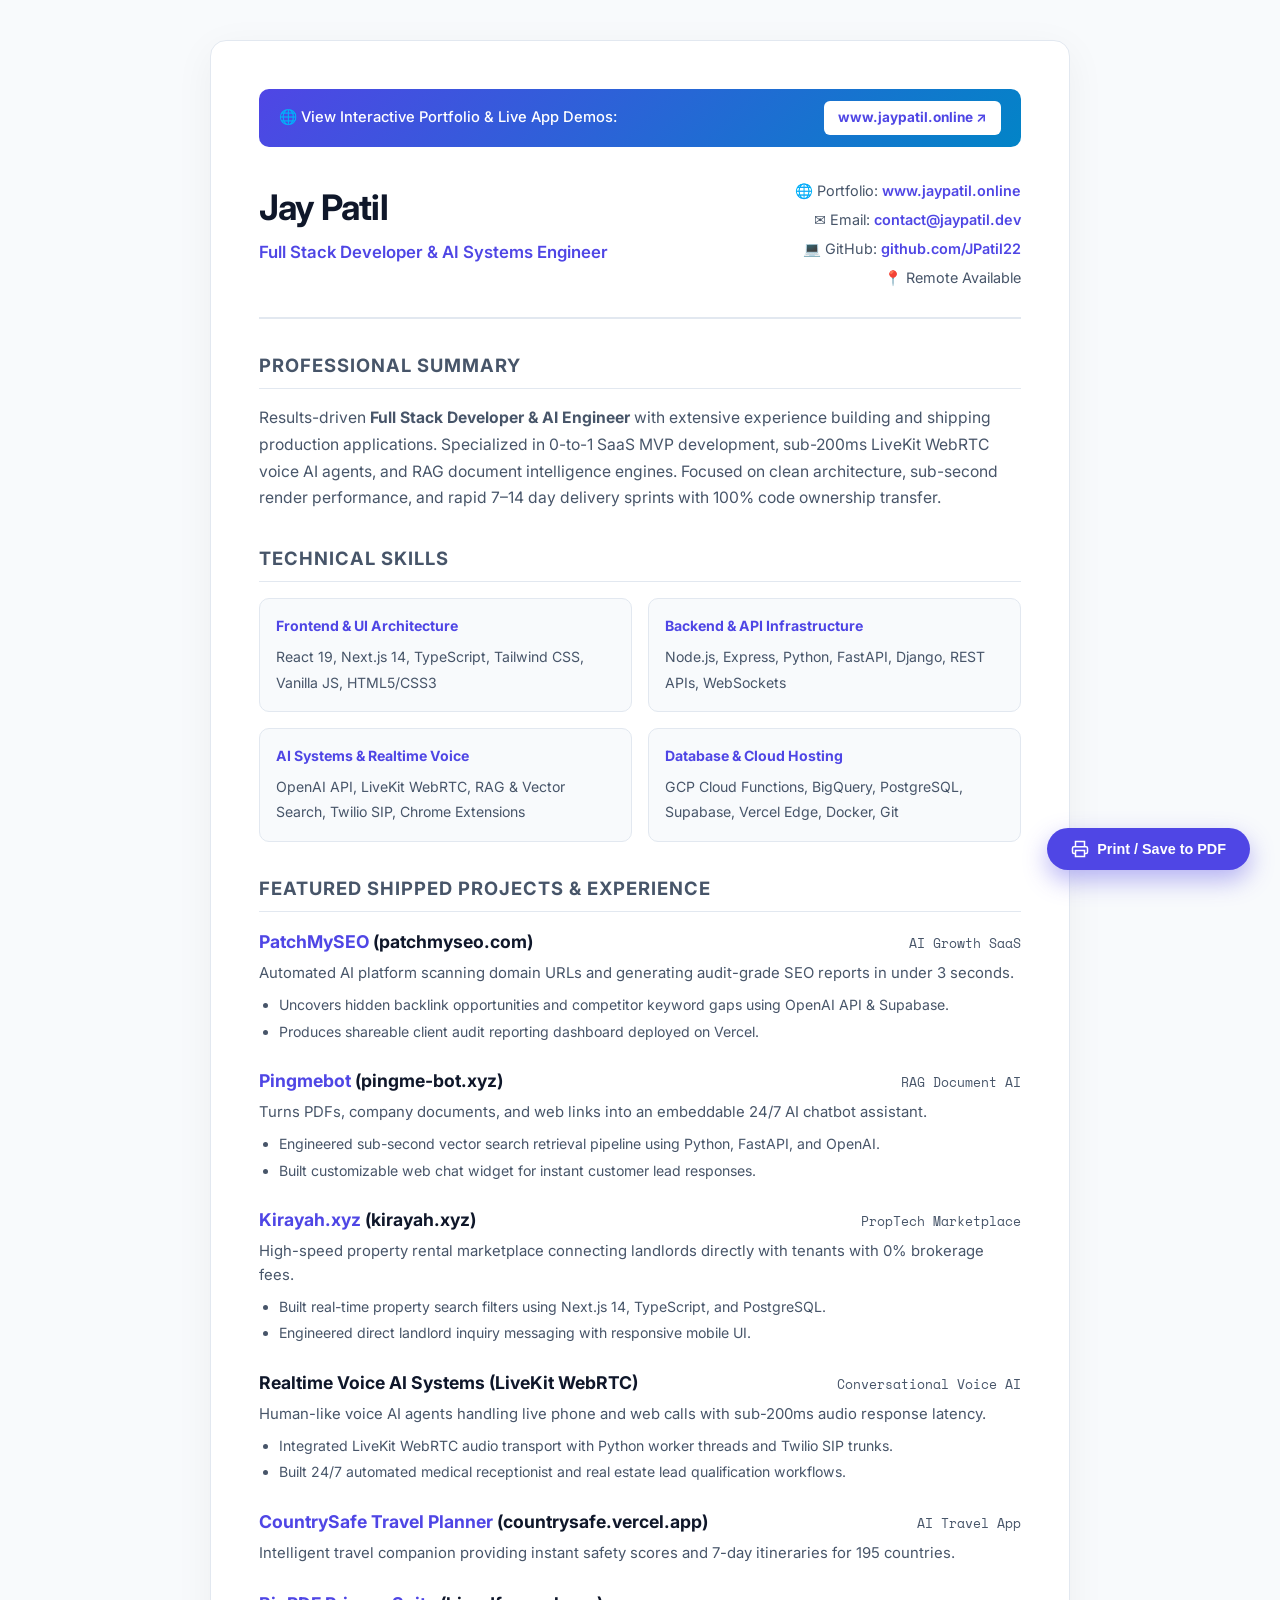
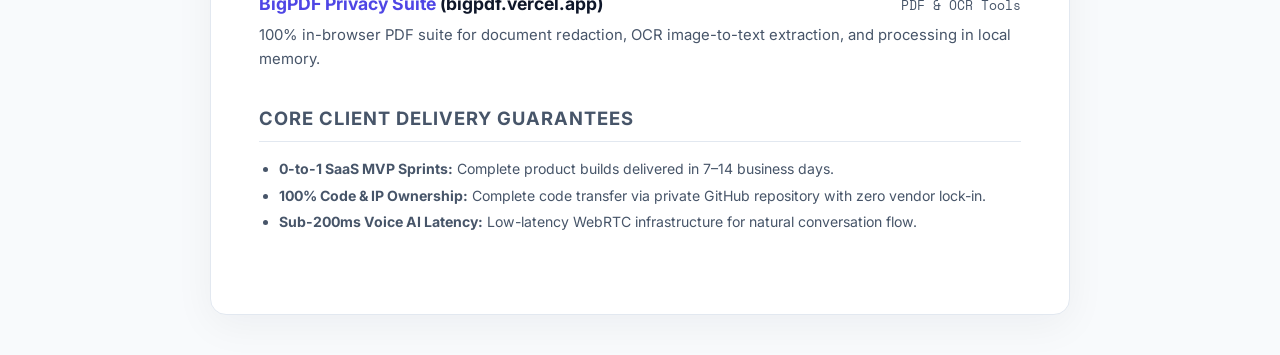
<file: resume.html>
<!DOCTYPE html>
<html lang="en">

<head>
    <meta charset="UTF-8">
    <meta name="viewport" content="width=device-width, initial-scale=1.0">
    <title>Jay Patil — Resume | Full Stack Developer & AI Systems Engineer</title>
    <meta name="description"
        content="Professional Resume of Jay Patil — Full Stack Developer & AI Systems Engineer specializing in 0-to-1 SaaS MVPs, LiveKit WebRTC Voice AI, and RAG chatbots.">
    <link rel="preconnect" href="https://fonts.googleapis.com">
    <link rel="preconnect" href="https://fonts.gstatic.com" crossorigin>
    <link href="https://fonts.googleapis.com/css2?family=Inter:wght@400;500;600;700&family=Space+Mono:wght@700&display=swap"
        rel="stylesheet">
    <style>
        :root {
            --primary: #4f46e5;
            --text: #0f172a;
            --text-muted: #475569;
            --bg: #f8fafc;
            --card-bg: #ffffff;
            --border: #e2e8f0;
        }

        *,
        *::before,
        *::after {
            box-sizing: border-box;
            margin: 0;
            padding: 0;
        }

        body {
            font-family: 'Inter', system-ui, -apple-system, sans-serif;
            background: var(--bg);
            color: var(--text);
            line-height: 1.6;
            padding: 40px 20px;
        }

        .resume-container {
            max-width: 860px;
            margin: 0 auto;
            background: var(--card-bg);
            border: 1px solid var(--border);
            border-radius: 16px;
            padding: 48px;
            box-shadow: 0 10px 40px rgba(15, 23, 42, 0.05);
        }

        header {
            border-bottom: 2px solid var(--border);
            padding-bottom: 28px;
            margin-bottom: 32px;
            display: flex;
            justify-content: space-between;
            align-items: flex-start;
            flex-wrap: wrap;
            gap: 20px;
        }

        .header-title h1 {
            font-size: 2.2rem;
            font-weight: 700;
            color: var(--text);
            letter-spacing: -0.8px;
        }

        .header-title p {
            font-size: 1.05rem;
            font-weight: 600;
            color: var(--primary);
            margin-top: 4px;
        }

        .header-contact {
            display: flex;
            flex-direction: column;
            gap: 6px;
            font-size: 0.9rem;
            color: var(--text-muted);
            text-align: right;
        }

        .header-contact a {
            color: var(--primary);
            text-decoration: none;
            font-weight: 600;
            transition: color 0.2s;
        }

        .header-contact a:hover {
            text-decoration: underline;
        }

        .site-banner {
            background: linear-gradient(135deg, #4f46e5 0%, #0284c7 100%);
            color: #ffffff;
            padding: 12px 20px;
            border-radius: 10px;
            display: flex;
            align-items: center;
            justify-content: space-between;
            margin-bottom: 32px;
            font-weight: 500;
            font-size: 0.92rem;
        }

        .site-banner a {
            background: #ffffff;
            color: var(--primary);
            padding: 6px 14px;
            border-radius: 6px;
            font-weight: 700;
            text-decoration: none;
            font-size: 0.85rem;
        }

        .section {
            margin-bottom: 32px;
        }

        .section-h2 {
            font-size: 1.15rem;
            font-weight: 700;
            text-transform: uppercase;
            letter-spacing: 1px;
            color: var(--text-muted);
            border-bottom: 1px solid var(--border);
            padding-bottom: 8px;
            margin-bottom: 16px;
        }

        .summary-text {
            font-size: 0.98rem;
            color: var(--text-muted);
            line-height: 1.7;
        }

        .skills-grid {
            display: grid;
            grid-template-columns: repeat(2, 1fr);
            gap: 16px;
        }

        .skill-group {
            background: var(--bg);
            padding: 16px;
            border-radius: 10px;
            border: 1px solid var(--border);
        }

        .skill-group strong {
            display: block;
            font-size: 0.88rem;
            color: var(--primary);
            margin-bottom: 6px;
        }

        .skill-group span {
            font-size: 0.88rem;
            color: var(--text-muted);
        }

        .project-item {
            margin-bottom: 24px;
        }

        .project-item:last-child {
            margin-bottom: 0;
        }

        .project-head {
            display: flex;
            justify-content: space-between;
            align-items: baseline;
            margin-bottom: 6px;
        }

        .project-title {
            font-size: 1.1rem;
            font-weight: 700;
            color: var(--text);
        }

        .project-title a {
            color: var(--primary);
            text-decoration: none;
        }

        .project-role {
            font-size: 0.82rem;
            font-family: 'Space Mono', monospace;
            color: var(--text-muted);
        }

        .project-desc {
            font-size: 0.93rem;
            color: var(--text-muted);
            line-height: 1.6;
            margin-bottom: 8px;
        }

        .project-bullets {
            list-style: disc;
            padding-left: 20px;
            font-size: 0.88rem;
            color: var(--text-muted);
        }

        .project-bullets li {
            margin-bottom: 4px;
        }

        .print-btn {
            position: fixed;
            bottom: 30px;
            right: 30px;
            background: var(--primary);
            color: #ffffff;
            border: none;
            padding: 12px 24px;
            border-radius: 100px;
            font-weight: 600;
            font-size: 0.9rem;
            cursor: pointer;
            box-shadow: 0 10px 25px rgba(79, 70, 229, 0.4);
            display: flex;
            align-items: center;
            gap: 8px;
            transition: transform 0.2s;
        }

        .print-btn:hover {
            transform: translateY(-2px);
        }

        @media print {
            body {
                background: #ffffff;
                padding: 0;
            }

            .resume-container {
                border: none;
                box-shadow: none;
                padding: 0;
            }

            .print-btn,
            .site-banner {
                display: none !important;
            }
        }

        @media (max-width: 640px) {
            header {
                flex-direction: column;
            }

            .header-contact {
                text-align: left;
            }

            .skills-grid {
                grid-template-columns: 1fr;
            }

            .resume-container {
                padding: 24px;
            }
        }
    </style>
</head>

<body>

    <div class="resume-container">

        <!-- Top Direct Link Banner -->
        <div class="site-banner">
            <span>🌐 View Interactive Portfolio &amp; Live App Demos:</span>
            <a href="https://www.jaypatil.online" target="_blank" rel="noopener">www.jaypatil.online ↗</a>
        </div>

        <header>
            <div class="header-title">
                <h1>Jay Patil</h1>
                <p>Full Stack Developer &amp; AI Systems Engineer</p>
            </div>
            <div class="header-contact">
                <div>🌐 Portfolio: <a href="https://www.jaypatil.online" target="_blank" rel="noopener">www.jaypatil.online</a></div>
                <div>✉️ Email: <a href="mailto:contact@jaypatil.dev">contact@jaypatil.dev</a></div>
                <div>💻 GitHub: <a href="https://github.com/JPatil22" target="_blank" rel="noopener">github.com/JPatil22</a></div>
                <div>📍 Remote Available</div>
            </div>
        </header>

        <!-- Professional Summary -->
        <div class="section">
            <h2 class="section-h2">Professional Summary</h2>
            <p class="summary-text">
                Results-driven <strong>Full Stack Developer &amp; AI Engineer</strong> with extensive experience building and shipping production applications. Specialized in 0-to-1 SaaS MVP development, sub-200ms LiveKit WebRTC voice AI agents, and RAG document intelligence engines. Focused on clean architecture, sub-second render performance, and rapid 7–14 day delivery sprints with 100% code ownership transfer.
            </p>
        </div>

        <!-- Technical Skills -->
        <div class="section">
            <h2 class="section-h2">Technical Skills</h2>
            <div class="skills-grid">
                <div class="skill-group">
                    <strong>Frontend &amp; UI Architecture</strong>
                    <span>React 19, Next.js 14, TypeScript, Tailwind CSS, Vanilla JS, HTML5/CSS3</span>
                </div>
                <div class="skill-group">
                    <strong>Backend &amp; API Infrastructure</strong>
                    <span>Node.js, Express, Python, FastAPI, Django, REST APIs, WebSockets</span>
                </div>
                <div class="skill-group">
                    <strong>AI Systems &amp; Realtime Voice</strong>
                    <span>OpenAI API, LiveKit WebRTC, RAG &amp; Vector Search, Twilio SIP, Chrome Extensions</span>
                </div>
                <div class="skill-group">
                    <strong>Database &amp; Cloud Hosting</strong>
                    <span>GCP Cloud Functions, BigQuery, PostgreSQL, Supabase, Vercel Edge, Docker, Git</span>
                </div>
            </div>
        </div>

        <!-- Featured Projects & Experience -->
        <div class="section">
            <h2 class="section-h2">Featured Shipped Projects &amp; Experience</h2>

            <div class="project-item">
                <div class="project-head">
                    <div class="project-title"><a href="https://patchmyseo.com" target="_blank" rel="noopener">PatchMySEO</a> (patchmyseo.com)</div>
                    <div class="project-role">AI Growth SaaS</div>
                </div>
                <p class="project-desc">Automated AI platform scanning domain URLs and generating audit-grade SEO reports in under 3 seconds.</p>
                <ul class="project-bullets">
                    <li>Uncovers hidden backlink opportunities and competitor keyword gaps using OpenAI API &amp; Supabase.</li>
                    <li>Produces shareable client audit reporting dashboard deployed on Vercel.</li>
                </ul>
            </div>

            <div class="project-item">
                <div class="project-head">
                    <div class="project-title"><a href="https://pingme-bot.xyz" target="_blank" rel="noopener">Pingmebot</a> (pingme-bot.xyz)</div>
                    <div class="project-role">RAG Document AI</div>
                </div>
                <p class="project-desc">Turns PDFs, company documents, and web links into an embeddable 24/7 AI chatbot assistant.</p>
                <ul class="project-bullets">
                    <li>Engineered sub-second vector search retrieval pipeline using Python, FastAPI, and OpenAI.</li>
                    <li>Built customizable web chat widget for instant customer lead responses.</li>
                </ul>
            </div>

            <div class="project-item">
                <div class="project-head">
                    <div class="project-title"><a href="https://kirayah.xyz" target="_blank" rel="noopener">Kirayah.xyz</a> (kirayah.xyz)</div>
                    <div class="project-role">PropTech Marketplace</div>
                </div>
                <p class="project-desc">High-speed property rental marketplace connecting landlords directly with tenants with 0% brokerage fees.</p>
                <ul class="project-bullets">
                    <li>Built real-time property search filters using Next.js 14, TypeScript, and PostgreSQL.</li>
                    <li>Engineered direct landlord inquiry messaging with responsive mobile UI.</li>
                </ul>
            </div>

            <div class="project-item">
                <div class="project-head">
                    <div class="project-title">Realtime Voice AI Systems (LiveKit WebRTC)</div>
                    <div class="project-role">Conversational Voice AI</div>
                </div>
                <p class="project-desc">Human-like voice AI agents handling live phone and web calls with sub-200ms audio response latency.</p>
                <ul class="project-bullets">
                    <li>Integrated LiveKit WebRTC audio transport with Python worker threads and Twilio SIP trunks.</li>
                    <li>Built 24/7 automated medical receptionist and real estate lead qualification workflows.</li>
                </ul>
            </div>

            <div class="project-item">
                <div class="project-head">
                    <div class="project-title"><a href="https://countrysafe.vercel.app/" target="_blank" rel="noopener">CountrySafe Travel Planner</a> (countrysafe.vercel.app)</div>
                    <div class="project-role">AI Travel App</div>
                </div>
                <p class="project-desc">Intelligent travel companion providing instant safety scores and 7-day itineraries for 195 countries.</p>
            </div>

            <div class="project-item">
                <div class="project-head">
                    <div class="project-title"><a href="https://bigpdf.vercel.app/" target="_blank" rel="noopener">BigPDF Privacy Suite</a> (bigpdf.vercel.app)</div>
                    <div class="project-role">PDF &amp; OCR Tools</div>
                </div>
                <p class="project-desc">100% in-browser PDF suite for document redaction, OCR image-to-text extraction, and processing in local memory.</p>
            </div>
        </div>

        <!-- Core Competencies -->
        <div class="section">
            <h2 class="section-h2">Core Client Delivery Guarantees</h2>
            <ul class="project-bullets">
                <li><strong>0-to-1 SaaS MVP Sprints:</strong> Complete product builds delivered in 7–14 business days.</li>
                <li><strong>100% Code &amp; IP Ownership:</strong> Complete code transfer via private GitHub repository with zero vendor lock-in.</li>
                <li><strong>Sub-200ms Voice AI Latency:</strong> Low-latency WebRTC infrastructure for natural conversation flow.</li>
            </ul>
        </div>

    </div>

    <button class="print-btn" onclick="window.print()">
        <svg width="18" height="18" viewBox="0 0 24 24" fill="none" stroke="currentColor" stroke-width="2"><polyline points="6 9 6 2 18 2 18 9"/><path d="M6 18H4a2 2 0 0 1-2-2v-5a2 2 0 0 1 2-2h16a2 2 0 0 1 2 2v5a2 2 0 0 1-2 2h-2"/><rect x="6" y="14" width="12" height="8"/></svg>
        Print / Save to PDF
    </button>

</body>

</html>
</file>
<file: style.css>
/* ============================================
   DESIGN TOKENS — CLEAN WHITE ANIMATED THEME
============================================ */
:root {
    --bg: #f8fafc;
    --bg-2: #ffffff;
    --surface: rgba(255, 255, 255, 0.9);
    --border: #e2e8f0;
    --primary: #4f46e5;
    --secondary: #0284c7;
    --accent: #10b981;
    --grad: linear-gradient(135deg, #4f46e5 0%, #0284c7 50%, #0d9488 100%);
    --text: #0f172a;
    --text-muted: #475569;
    --text-sub: #64748b;
    --font: 'Space Grotesk', sans-serif;
    --mono: 'Space Mono', monospace;
}

/* ============================================
   RESET
============================================ */
*,
*::before,
*::after {
    margin: 0;
    padding: 0;
    box-sizing: border-box;
}

html {
    scroll-behavior: smooth;
}

body {
    font-family: var(--font);
    background: var(--bg);
    color: var(--text);
    line-height: 1.6;
    overflow-x: hidden;
    cursor: none;
}

::selection {
    background: rgba(79, 70, 229, 0.15);
    color: var(--primary);
}

a {
    text-decoration: none;
    color: inherit;
}

.container {
    max-width: 1200px;
    margin: 0 auto;
    padding: 0 40px;
}

.section {
    padding: 120px 0;
}

/* ============================================
   SCROLL PROGRESS
============================================ */
#scroll-progress {
    position: fixed;
    top: 0;
    left: 0;
    height: 2px;
    background: var(--grad);
    z-index: 9999;
    width: 0%;
    transition: width 0.1s linear;
    box-shadow: 0 0 10px rgba(124, 58, 237, 0.5);
}

/* ============================================
   CUSTOM CURSOR
============================================ */
#cursor {
    width: 10px;
    height: 10px;
    background: var(--primary);
    border-radius: 50%;
    position: fixed;
    top: 0;
    left: 0;
    pointer-events: none;
    z-index: 9998;
    transform: translate(-50%, -50%);
    transition: transform 0.15s, width 0.3s, height 0.3s, background 0.3s;
    box-shadow: 0 0 12px rgba(79, 70, 229, 0.4);
}

#cursor-follower {
    width: 36px;
    height: 36px;
    border: 1.5px solid rgba(79, 70, 229, 0.35);
    border-radius: 50%;
    position: fixed;
    top: 0;
    left: 0;
    pointer-events: none;
    z-index: 9997;
    transform: translate(-50%, -50%);
    transition: all 0.15s ease-out;
}

/* ============================================
   FLOATING CTA
============================================ */
#floating-cta {
    position: fixed;
    bottom: 32px;
    right: 32px;
    display: flex;
    align-items: center;
    gap: 10px;
    background: var(--grad);
    color: white;
    padding: 14px 24px;
    border-radius: 100px;
    font-weight: 700;
    font-size: 0.95rem;
    z-index: 900;
    box-shadow: 0 8px 32px rgba(124, 58, 237, 0.4);
    transition: all 0.4s cubic-bezier(0.4, 0, 0.2, 1);
    transform: translateY(0);
}

#floating-cta.hidden {
    opacity: 0;
    transform: translateY(80px);
    pointer-events: none;
}

#floating-cta:hover {
    transform: translateY(-4px);
    box-shadow: 0 16px 48px rgba(124, 58, 237, 0.6);
}

/* ============================================
   BACK TO TOP
============================================ */
#back-to-top {
    position: fixed;
    bottom: 32px;
    left: 32px;
    width: 44px;
    height: 44px;
    background: var(--surface);
    border: 1px solid var(--border);
    color: var(--text-sub);
    border-radius: 12px;
    font-size: 1.2rem;
    cursor: pointer;
    z-index: 900;
    backdrop-filter: blur(10px);
    transition: all 0.4s;
}

#back-to-top.hidden {
    opacity: 0;
    transform: translateY(20px);
    pointer-events: none;
}

#back-to-top:hover {
    color: var(--text);
    border-color: rgba(124, 58, 237, 0.4);
    background: rgba(124, 58, 237, 0.1);
}

/* ============================================
   NAVBAR
============================================ */
#navbar {
    position: fixed;
    top: 0;
    left: 0;
    right: 0;
    z-index: 1000;
    padding: 20px 0;
    transition: all 0.4s;
}

#navbar.scrolled {
    padding: 14px 0;
    background: rgba(255, 255, 255, 0.88);
    backdrop-filter: blur(20px);
    border-bottom: 1px solid rgba(226, 232, 240, 0.8);
    box-shadow: 0 4px 20px rgba(15, 23, 42, 0.05);
}

.nav-inner {
    max-width: 1200px;
    margin: 0 auto;
    padding: 0 40px;
    display: flex;
    align-items: center;
    justify-content: space-between;
}

.nav-logo {
    font-family: var(--mono);
    font-size: 1.5rem;
    font-weight: 700;
    letter-spacing: -1px;
}

.nav-logo .dot {
    color: var(--secondary);
}

.nav-links {
    display: flex;
    list-style: none;
    align-items: center;
    gap: 36px;
}

.nav-links a {
    font-size: 0.875rem;
    font-weight: 500;
    color: var(--text-sub);
    letter-spacing: 0.5px;
    transition: color 0.3s;
}

.nav-links a:hover {
    color: var(--text);
}

.nav-links .nav-cta {
    background: var(--grad);
    color: white !important;
    padding: 10px 22px;
    border-radius: 8px;
    font-weight: 600;
    transition: opacity 0.3s, transform 0.3s !important;
}

.nav-links .nav-cta:hover {
    opacity: 0.9;
    transform: translateY(-1px);
}

.hamburger {
    display: none;
    flex-direction: column;
    gap: 5px;
    background: none;
    border: none;
    cursor: pointer;
    padding: 5px;
}

.hamburger span {
    width: 24px;
    height: 2px;
    background: var(--text-sub);
    border-radius: 2px;
    transition: 0.3s;
}

.mobile-menu {
    display: none;
    position: fixed;
    inset: 0;
    background: rgba(255, 255, 255, 0.98);
    backdrop-filter: blur(25px);
    z-index: 999;
    flex-direction: column;
    align-items: center;
    justify-content: center;
    gap: 30px;
    opacity: 0;
    pointer-events: none;
    transition: opacity 0.3s;
}

.mobile-menu.open {
    opacity: 1;
    pointer-events: all;
}

.mob-link {
    font-size: 2rem;
    font-weight: 700;
    color: var(--text-sub);
    transition: color 0.3s;
}

.mob-link:hover,
.mob-cta {
    color: var(--secondary) !important;
}

/* ============================================
   HERO
============================================ */
.hero {
    min-height: 100vh;
    display: flex;
    align-items: center;
    justify-content: center;
    position: relative;
    overflow: hidden;
    padding: 120px 40px 80px;
}

.hero-mesh {
    position: absolute;
    inset: 0;
    z-index: 0;
    background:
        radial-gradient(ellipse 60% 50% at 20% 30%, rgba(124, 58, 237, 0.15) 0%, transparent 70%),
        radial-gradient(ellipse 50% 40% at 80% 70%, rgba(6, 182, 212, 0.1) 0%, transparent 70%),
        radial-gradient(ellipse 40% 60% at 60% 20%, rgba(245, 158, 11, 0.06) 0%, transparent 70%);
    animation: meshFloat 12s ease-in-out infinite alternate;
}

@keyframes meshFloat {
    0% {
        transform: scale(1) translate(0, 0);
    }

    100% {
        transform: scale(1.05) translate(10px, -10px);
    }
}

#heroCanvas {
    position: absolute;
    inset: 0;
    width: 100%;
    height: 100%;
    opacity: 0.55;
    z-index: 1;
}

.hero-content {
    position: relative;
    z-index: 2;
    text-align: center;
    max-width: 900px;
}

.hero-badge {
    display: inline-flex;
    align-items: center;
    gap: 8px;
    font-family: var(--mono);
    font-size: 0.82rem;
    color: var(--secondary);
    background: rgba(6, 182, 212, 0.08);
    border: 1px solid rgba(6, 182, 212, 0.25);
    padding: 8px 20px;
    border-radius: 100px;
    margin-bottom: 32px;
    letter-spacing: 1px;
}

.hero-name {
    font-size: clamp(4rem, 12vw, 9rem);
    font-weight: 700;
    line-height: 1;
    margin-bottom: 24px;
    letter-spacing: -4px;
}

.gradient-text {
    background: var(--grad);
    -webkit-background-clip: text;
    -webkit-text-fill-color: transparent;
    background-clip: text;
}

.hero-role {
    font-size: clamp(1.2rem, 3vw, 1.8rem);
    color: var(--text-sub);
    margin-bottom: 20px;
}

.typed-text {
    color: var(--text);
    font-weight: 600;
}

.cursor-blink {
    color: var(--secondary);
    animation: blink 0.8s infinite;
}

@keyframes blink {

    0%,
    100% {
        opacity: 1;
    }

    50% {
        opacity: 0;
    }
}

.hero-sub {
    font-size: 1.05rem;
    color: var(--text-muted);
    margin-bottom: 48px;
    line-height: 1.8;
}

.hero-actions {
    display: flex;
    gap: 16px;
    justify-content: center;
    flex-wrap: wrap;
    margin-bottom: 72px;
}

.btn {
    display: inline-block;
    padding: 15px 34px;
    border-radius: 10px;
    font-size: 1rem;
    font-weight: 600;
    letter-spacing: 0.3px;
    transition: all 0.3s;
    cursor: pointer;
    font-family: var(--font);
}

.btn-primary {
    background: var(--grad);
    color: white;
    box-shadow: 0 0 30px rgba(124, 58, 237, 0.3);
    border: none;
}

.btn-primary:hover {
    transform: translateY(-3px);
    box-shadow: 0 0 50px rgba(124, 58, 237, 0.5);
}

.btn-ghost {
    background: transparent;
    color: var(--text);
    border: 1px solid var(--border);
    backdrop-filter: blur(10px);
}

.btn-ghost:hover {
    border-color: rgba(124, 58, 237, 0.5);
    background: rgba(124, 58, 237, 0.08);
    transform: translateY(-3px);
}

.btn-full {
    width: 100%;
    text-align: center;
}

.hero-proof {
    display: flex;
    align-items: center;
    justify-content: center;
    gap: 40px;
    flex-wrap: wrap;
}

.proof-item {
    display: flex;
    flex-direction: column;
    align-items: center;
}

.proof-num {
    font-size: 2rem;
    font-weight: 700;
    font-family: var(--mono);
    background: var(--grad);
    -webkit-background-clip: text;
    -webkit-text-fill-color: transparent;
    background-clip: text;
}

.proof-label {
    font-size: 0.78rem;
    color: var(--text-muted);
    text-transform: uppercase;
    letter-spacing: 1px;
    margin-top: 4px;
}

.proof-divider {
    width: 1px;
    height: 40px;
    background: var(--border);
}

.hero-scroll-hint {
    position: absolute;
    bottom: 40px;
    left: 50%;
    transform: translateX(-50%);
    display: flex;
    flex-direction: column;
    align-items: center;
    gap: 10px;
    color: var(--text-muted);
    font-size: 0.75rem;
    letter-spacing: 2px;
    text-transform: uppercase;
}

.scroll-line {
    width: 1px;
    height: 50px;
    background: linear-gradient(to bottom, var(--text-muted), transparent);
    animation: scrollPulse 2s ease-in-out infinite;
}

@keyframes scrollPulse {

    0%,
    100% {
        opacity: 0.3;
    }

    50% {
        opacity: 1;
    }
}

/* Pulse dots */
.pulse-dot-small {
    width: 7px;
    height: 7px;
    background: #10b981;
    border-radius: 50%;
    box-shadow: 0 0 0 0 rgba(16, 185, 129, 0.4);
    animation: pulseGreen 2s infinite;
    flex-shrink: 0;
}

/* ============================================
   GLASS
============================================ */
.glass {
    background: var(--surface);
    border: 1px solid var(--border);
    backdrop-filter: blur(16px);
    border-radius: 16px;
}

/* ============================================
   SECTION COMMON
============================================ */
.section-label {
    display: inline-block;
    font-family: var(--mono);
    font-size: 0.78rem;
    color: var(--secondary);
    text-transform: uppercase;
    letter-spacing: 3px;
    margin-bottom: 16px;
}

.section-title {
    font-size: clamp(2rem, 5vw, 3.2rem);
    font-weight: 700;
    line-height: 1.15;
    letter-spacing: -1.5px;
    margin-bottom: 20px;
}

.section-header {
    text-align: center;
    max-width: 700px;
    margin: 0 auto 80px;
}

.section-sub {
    font-size: 1.05rem;
    color: var(--text-muted);
}

/* ============================================
   ABOUT
============================================ */
.about {
    background: var(--bg-2);
}

.about-grid {
    display: grid;
    grid-template-columns: 1fr 1fr;
    gap: 100px;
    align-items: center;
}

.about-body {
    color: var(--text-sub);
    font-size: 1.05rem;
    line-height: 1.9;
    margin-bottom: 20px;
}

.about-badges {
    display: flex;
    flex-wrap: wrap;
    gap: 10px;
    margin-top: 32px;
}

@keyframes shimmer {
    0% {
        background-position: -300% 0;
    }

    100% {
        background-position: 300% 0;
    }
}

.badge {
    padding: 8px 16px;
    background: var(--surface);
    border: 1px solid var(--border);
    border-radius: 100px;
    font-size: 0.875rem;
    color: var(--text-sub);
    transition: all 0.4s;
    cursor: default;
    position: relative;
    overflow: hidden;
}

.badge::after {
    content: '';
    position: absolute;
    inset: 0;
    background: linear-gradient(90deg, transparent 0%, rgba(124, 58, 237, 0.15) 40%, rgba(6, 182, 212, 0.15) 60%, transparent 100%);
    background-size: 300% 100%;
    opacity: 0;
    transition: opacity 0.3s;
}

.badge:hover {
    border-color: rgba(124, 58, 237, 0.45);
    color: var(--text);
    background: rgba(124, 58, 237, 0.08);
}

.badge:hover::after {
    opacity: 1;
    animation: shimmer 1.6s linear infinite;
}

.about-card-stack {
    display: flex;
    flex-direction: column;
    gap: 16px;
}

.stat-card {
    padding: 22px;
    display: flex;
    align-items: center;
    gap: 20px;
    transition: all 0.4s;
}

.stat-card:hover {
    transform: translateX(8px);
    border-color: rgba(124, 58, 237, 0.3);
}

.stat-icon-svg {
    width: 44px;
    height: 44px;
    border-radius: 10px;
    background: color-mix(in srgb, var(--c) 12%, transparent);
    border: 1px solid color-mix(in srgb, var(--c) 20%, transparent);
    display: flex;
    align-items: center;
    justify-content: center;
    color: var(--c);
    flex-shrink: 0;
}

.stat-value {
    font-size: 1.4rem;
    font-weight: 700;
    font-family: var(--mono);
    background: var(--grad);
    -webkit-background-clip: text;
    -webkit-text-fill-color: transparent;
    background-clip: text;
    display: inline-block;
}

.stat-desc {
    font-size: 0.85rem;
    color: var(--text-muted);
    margin-top: 2px;
}

/* ============================================
   SERVICES
============================================ */
.services-grid {
    display: grid;
    grid-template-columns: repeat(2, 1fr);
    gap: 24px;
}

.service-card {
    padding: 40px;
    transition: all 0.4s;
    position: relative;
}

.service-card:hover {
    transform: translateY(-8px);
    border-color: rgba(79, 70, 229, 0.3);
    box-shadow: 0 20px 50px rgba(79, 70, 229, 0.12), 0 4px 15px rgba(0, 0, 0, 0.03);
}

@keyframes featuredGlow {

    0%,
    100% {
        box-shadow: 0 0 24px rgba(124, 58, 237, 0.15);
        border-color: rgba(124, 58, 237, 0.35);
    }

    50% {
        box-shadow: 0 0 40px rgba(6, 182, 212, 0.2);
        border-color: rgba(6, 182, 212, 0.4);
    }
}

.featured-card {
    border-color: rgba(124, 58, 237, 0.35);
    background: rgba(124, 58, 237, 0.05);
    animation: featuredGlow 4s ease-in-out infinite;
}

.featured-pill {
    position: absolute;
    top: -14px;
    right: 30px;
    background: var(--grad);
    color: white;
    font-size: 0.75rem;
    font-weight: 700;
    padding: 6px 16px;
    border-radius: 100px;
    letter-spacing: 0.5px;
}

.service-icon-wrap {
    width: 52px;
    height: 52px;
    border-radius: 12px;
    background: color-mix(in srgb, var(--clr) 10%, transparent);
    border: 1px solid color-mix(in srgb, var(--clr) 20%, transparent);
    display: flex;
    align-items: center;
    justify-content: center;
    color: var(--clr);
    margin-bottom: 24px;
    box-shadow: 0 0 20px color-mix(in srgb, var(--clr) 10%, transparent);
}

.service-card h3 {
    font-size: 1.35rem;
    font-weight: 700;
    margin-bottom: 12px;
    letter-spacing: -0.5px;
}

.service-card>p {
    color: var(--text-muted);
    line-height: 1.8;
    margin-bottom: 24px;
    font-size: 0.95rem;
}

.service-list {
    list-style: none;
    display: flex;
    flex-direction: column;
    gap: 10px;
}

.service-list li {
    color: var(--text-sub);
    font-size: 0.925rem;
    padding-left: 20px;
    position: relative;
}

.service-list li::before {
    content: '→';
    position: absolute;
    left: 0;
    color: var(--secondary);
    font-size: 0.8rem;
}

/* ============================================
   PROCESS
============================================ */
.process {
    background: var(--bg-2);
}

.process-track {
    position: relative;
    display: flex;
    flex-direction: column;
    gap: 32px;
    max-width: 900px;
    margin: 0 auto;
}

.process-line {
    position: absolute;
    left: 39px;
    top: 20px;
    bottom: 20px;
    width: 2px;
    background: linear-gradient(to bottom, #7c3aed, #06b6d4, #10b981, #f59e0b);
    opacity: 0.3;
}

.process-step {
    display: grid;
    grid-template-columns: 80px 1fr;
    gap: 32px;
    align-items: start;
}

.step-icon-wrap {
    width: 80px;
    height: 80px;
    border-radius: 50%;
    background: rgba(255, 255, 255, 0.04);
    border: 2px solid var(--clr);
    display: flex;
    align-items: center;
    justify-content: center;
    font-family: var(--mono);
    font-weight: 700;
    font-size: 1rem;
    color: var(--clr);
    box-shadow: 0 0 20px color-mix(in srgb, var(--clr) 20%, transparent);
    flex-shrink: 0;
    position: relative;
    z-index: 1;
    background: var(--bg-2);
}

.step-content {
    padding: 32px 36px;
    transition: all 0.4s;
}

.step-content:hover {
    transform: translateX(8px);
    border-color: rgba(124, 58, 237, 0.2);
}

.step-content h3 {
    font-size: 1.3rem;
    font-weight: 700;
    margin-bottom: 12px;
    letter-spacing: -0.3px;
}

.step-content>p {
    color: var(--text-sub);
    line-height: 1.8;
    font-size: 0.95rem;
    margin-bottom: 20px;
}

.step-detail {
    display: flex;
    gap: 20px;
    flex-wrap: wrap;
}

.step-detail span {
    font-family: var(--mono);
    font-size: 0.78rem;
    color: var(--secondary);
    background: rgba(6, 182, 212, 0.08);
    border: 1px solid rgba(6, 182, 212, 0.2);
    padding: 5px 14px;
    border-radius: 100px;
}

/* ============================================
   PROJECTS
============================================ */
.projects {}

.projects-list {
    display: flex;
    flex-direction: column;
    gap: 48px;
}

.project-item {
    display: grid;
    grid-template-columns: 80px 1fr;
    grid-template-areas:
        "meta body"
        "frame frame";
    gap: 32px;
    align-items: start;
    padding: 44px;
    border-radius: 24px;
    border: 1px solid var(--border);
    background: #ffffff;
    box-shadow: 0 12px 40px rgba(15, 23, 42, 0.04);
    transition: all 0.5s cubic-bezier(0.4, 0, 0.2, 1);
    position: relative;
    overflow: hidden;
    will-change: transform;
}

.project-item::before {
    content: '';
    position: absolute;
    inset: 0;
    background: linear-gradient(135deg, rgba(124, 58, 237, 0.04) 0%, transparent 60%);
    opacity: 0;
    transition: opacity 0.4s;
    pointer-events: none;
}

.project-item:hover::before {
    opacity: 1;
}

.project-item:hover {
    border-color: rgba(79, 70, 229, 0.3);
    box-shadow: 0 25px 60px rgba(79, 70, 229, 0.12), 0 4px 15px rgba(0, 0, 0, 0.03);
}

.project-item.alt:hover {
    border-color: rgba(6, 182, 212, 0.3);
}

.project-meta {
    grid-area: meta;
    display: flex;
    flex-direction: column;
    gap: 12px;
    align-items: flex-start;
}

.project-num {
    font-family: var(--mono);
    font-size: 2.8rem;
    font-weight: 700;
    color: var(--border);
    line-height: 1;
}

.project-tag {
    font-family: var(--mono);
    font-size: 0.68rem;
    letter-spacing: 1px;
    text-transform: uppercase;
    color: var(--clr);
    background: color-mix(in srgb, var(--clr) 10%, transparent);
    border: 1px solid color-mix(in srgb, var(--clr) 25%, transparent);
    padding: 4px 12px;
    border-radius: 100px;
}

.project-body {
    grid-area: body;
    flex: 1;
}

.project-body h3 {
    font-size: 1.7rem;
    font-weight: 700;
    letter-spacing: -0.5px;
    margin-bottom: 12px;
}

.project-aka {
    color: var(--text-muted);
    font-weight: 400;
    font-size: 1.2rem;
}

.project-body>p {
    color: var(--text-sub);
    font-size: 0.93rem;
    line-height: 1.85;
    margin-bottom: 20px;
}

.project-highlights {
    display: flex;
    flex-direction: column;
    gap: 8px;
    margin-bottom: 20px;
}

.highlight {
    font-size: 0.875rem;
    color: var(--text-sub);
    display: flex;
    align-items: center;
    gap: 10px;
}

.highlight::before {
    content: '';
    width: 5px;
    height: 5px;
    border-radius: 50%;
    background: var(--grad);
    flex-shrink: 0;
    box-shadow: 0 0 6px rgba(124, 58, 237, 0.5);
}

.project-tech-row {
    display: flex;
    flex-wrap: wrap;
    gap: 8px;
}

.tech-chip {
    padding: 5px 14px;
    background: rgba(255, 255, 255, 0.04);
    border: 1px solid var(--border);
    border-radius: 100px;
    font-family: var(--mono);
    font-size: 0.73rem;
    color: var(--text-sub);
    transition: 0.3s;
}

.tech-chip:hover {
    border-color: rgba(124, 58, 237, 0.4);
    color: var(--text);
}

/* ============================================
   HOSTED PROJECT BROWSER PREVIEW FRAME (SPACIOUS FULL-WIDTH)
============================================ */
.project-browser-frame {
    grid-area: frame;
    width: 100%;
    height: 420px;
    border-radius: 16px;
    border: 1px solid rgba(203, 213, 225, 0.85);
    background: #ffffff;
    box-shadow: 0 16px 45px rgba(15, 23, 42, 0.08), 0 4px 12px rgba(0, 0, 0, 0.03);
    display: flex;
    flex-direction: column;
    overflow: hidden;
    transition: all 0.4s ease;
    position: relative;
    margin-top: 8px;
}

.project-item:hover .project-browser-frame {
    transform: translateY(-4px);
    box-shadow: 0 25px 60px rgba(79, 70, 229, 0.16), 0 4px 15px rgba(0, 0, 0, 0.04);
    border-color: rgba(79, 70, 229, 0.35);
}

.browser-header {
    height: 36px;
    background: #f1f5f9;
    border-bottom: 1px solid #e2e8f0;
    display: flex;
    align-items: center;
    padding: 0 14px;
    gap: 10px;
    flex-shrink: 0;
}

.browser-dots {
    display: flex;
    gap: 6px;
}

.browser-dots .dot {
    width: 9px;
    height: 9px;
    border-radius: 50%;
}
.browser-dots .dot.red { background: #ef4444; }
.browser-dots .dot.yellow { background: #f59e0b; }
.browser-dots .dot.green { background: #10b981; }

.browser-url {
    flex: 1;
    background: #ffffff;
    border: 1px solid #cbd5e1;
    border-radius: 6px;
    height: 22px;
    display: flex;
    align-items: center;
    padding: 0 12px;
    font-family: var(--mono);
    font-size: 0.72rem;
    color: var(--text-muted);
    gap: 6px;
    white-space: nowrap;
    overflow: hidden;
    text-overflow: ellipsis;
}

.browser-body {
    flex: 1;
    position: relative;
    width: 100%;
    height: calc(100% - 36px);
    background: #f8fafc;
    overflow: hidden;
}

.browser-body iframe {
    position: relative;
    z-index: 2;
    width: 100%;
    height: 100%;
    border: none;
    pointer-events: none;
    transform: scale(1);
    background: transparent;
}

/* Fallback Mockup UI (renders behind iframe if iframe is blocked by X-Frame-Options) */
.browser-mockup-ui {
    position: absolute;
    inset: 0;
    z-index: 1;
    background: linear-gradient(135deg, #f8fafc 0%, #edf2f7 100%);
    display: flex;
    flex-direction: column;
    padding: 24px;
    gap: 18px;
}

.mockup-header-bar {
    display: flex;
    align-items: center;
    justify-content: space-between;
    padding-bottom: 14px;
    border-bottom: 1px solid #e2e8f0;
}

.mockup-brand {
    font-size: 1rem;
    font-weight: 700;
    color: #0f172a;
}

.mockup-badge {
    font-family: var(--mono);
    font-size: 0.72rem;
    padding: 5px 12px;
    border-radius: 100px;
    background: rgba(79, 70, 229, 0.1);
    color: #4f46e5;
    font-weight: 600;
}

.mockup-content-grid {
    display: flex;
    flex-direction: column;
    gap: 16px;
    flex: 1;
    justify-content: center;
}

.mockup-card-row {
    display: grid;
    grid-template-columns: repeat(3, 1fr);
    gap: 16px;
}

.mockup-stat-box {
    background: #ffffff;
    border: 1px solid #cbd5e1;
    border-radius: 12px;
    padding: 16px 12px;
    text-align: center;
    box-shadow: 0 4px 12px rgba(15, 23, 42, 0.04);
}

.mockup-stat-num {
    font-size: 1.4rem;
    font-weight: 700;
    color: #4f46e5;
    font-family: var(--mono);
}

.mockup-stat-lbl {
    font-size: 0.75rem;
    color: #64748b;
    margin-top: 4px;
}

.mockup-chat-bubble {
    padding: 14px 18px;
    border-radius: 14px;
    font-size: 0.88rem;
    line-height: 1.6;
    max-width: 80%;
}

.mockup-chat-bubble.user {
    background: #4f46e5;
    color: #ffffff;
    align-self: flex-end;
}

.mockup-chat-bubble.bot {
    background: #ffffff;
    border: 1px solid #cbd5e1;
    color: #1e293b;
    align-self: flex-start;
    box-shadow: 0 4px 12px rgba(15, 23, 42, 0.04);
}

.browser-overlay {
    position: absolute;
    inset: 0;
    z-index: 10;
    background: rgba(15, 23, 42, 0.45);
    backdrop-filter: blur(3px);
    display: flex;
    align-items: center;
    justify-content: center;
    opacity: 0;
    transition: opacity 0.3s ease;
}

.project-browser-frame:hover .browser-overlay {
    opacity: 1;
}

.preview-btn {
    background: var(--grad);
    color: #ffffff !important;
    padding: 9px 18px;
    border-radius: 8px;
    font-size: 0.82rem;
    font-weight: 600;
    box-shadow: 0 4px 15px rgba(79, 70, 229, 0.4);
    transform: translateY(8px);
    transition: transform 0.3s ease;
    display: inline-flex;
    align-items: center;
    gap: 6px;
}

.project-browser-frame:hover .preview-btn {
    transform: translateY(0);
}

.voice-preview-bg {
    background: linear-gradient(135deg, #0f172a 0%, #1e1b4b 100%) !important;
    display: flex;
    align-items: center;
    justify-content: center;
}

.mini-voice-demo {
    display: flex;
    flex-direction: column;
    align-items: center;
    gap: 12px;
}

.pulse-wave-wrap {
    display: flex;
    align-items: center;
    gap: 6px;
    height: 36px;
}

.wave-bar {
    width: 5px;
    background: #818cf8;
    border-radius: 10px;
    animation: wavePulse 1.2s ease-in-out infinite alternate;
}
.wave-bar.b1 { height: 16px; animation-delay: 0.1s; }
.wave-bar.b2 { height: 32px; animation-delay: 0.3s; }
.wave-bar.b3 { height: 22px; animation-delay: 0.2s; }
.wave-bar.b4 { height: 36px; animation-delay: 0.4s; }
.wave-bar.b5 { height: 18px; animation-delay: 0.15s; }

@keyframes wavePulse {
    0% { transform: scaleY(0.4); opacity: 0.5; }
    100% { transform: scaleY(1.1); opacity: 1; }
}

.voice-status-pill {
    font-family: var(--mono);
    font-size: 0.72rem;
    color: #34d399;
    background: rgba(52, 211, 153, 0.15);
    border: 1px solid rgba(52, 211, 153, 0.3);
    padding: 4px 12px;
    border-radius: 100px;
}

/* ============================================
   PRICING
============================================ */
.pricing {
    background: var(--bg-2);
}

.pricing-grid {
    display: grid;
    grid-template-columns: repeat(3, 1fr);
    gap: 24px;
    margin-bottom: 40px;
}

.pricing-card {
    padding: 44px 36px;
    transition: all 0.4s;
    position: relative;
}

.pricing-card:hover {
    transform: translateY(-8px);
    box-shadow: 0 20px 50px rgba(79, 70, 229, 0.12), 0 4px 15px rgba(0, 0, 0, 0.03);
}

.featured-pricing {
    border-color: rgba(124, 58, 237, 0.4);
    background: rgba(124, 58, 237, 0.06);
    transform: scale(1.02);
}

.featured-pricing:hover {
    transform: scale(1.02) translateY(-8px);
}

.pricing-badge {
    position: absolute;
    top: -14px;
    left: 50%;
    transform: translateX(-50%);
    background: var(--grad);
    color: white;
    font-size: 0.75rem;
    font-weight: 700;
    padding: 6px 20px;
    border-radius: 100px;
    white-space: nowrap;
}

.pricing-tier {
    font-family: var(--mono);
    font-size: 0.85rem;
    color: var(--secondary);
    text-transform: uppercase;
    letter-spacing: 2px;
    margin-bottom: 16px;
}

.pricing-price {
    margin-bottom: 20px;
}

.price-from {
    display: block;
    font-size: 0.8rem;
    color: var(--text-muted);
    margin-bottom: 4px;
}

.price-amount {
    font-size: 3rem;
    font-weight: 700;
    font-family: var(--mono);
    background: var(--grad);
    -webkit-background-clip: text;
    -webkit-text-fill-color: transparent;
    background-clip: text;
}

/* Pricing checkmark icons */
.pricing-features li {
    display: flex;
    align-items: flex-start;
    gap: 10px;
    font-size: 0.9rem;
    color: var(--text-sub);
}

.pricing-features li .ci {
    color: var(--secondary);
    flex-shrink: 0;
    margin-top: 1px;
}

.pricing-features li .ci svg {
    display: block;
}

/* Section dividers */
.section-sep {
    height: 1px;
    background: linear-gradient(90deg, transparent 0%, rgba(255, 255, 255, 0.07) 20%, rgba(255, 255, 255, 0.07) 80%, transparent 100%);
    margin: 0;
    border: none;
}

/* Footer socials */
.footer-socials {
    display: flex;
    gap: 12px;
    align-items: center;
}

.social-link {
    width: 36px;
    height: 36px;
    border-radius: 8px;
    background: var(--surface);
    border: 1px solid var(--border);
    display: flex;
    align-items: center;
    justify-content: center;
    color: var(--text-muted);
    transition: all 0.3s;
}

.social-link:hover {
    background: rgba(124, 58, 237, 0.1);
    border-color: rgba(124, 58, 237, 0.4);
    color: var(--text);
    transform: translateY(-2px);
}

.pricing-desc {
    font-size: 0.92rem;
    color: var(--text-muted);
    line-height: 1.7;
    margin-bottom: 28px;
    border-bottom: 1px solid var(--border);
    padding-bottom: 24px;
}

.pricing-features {
    list-style: none;
    display: flex;
    flex-direction: column;
    gap: 12px;
    margin-bottom: 32px;
}

.pricing-features li {
    font-size: 0.9rem;
    color: var(--text-sub);
}

.pricing-note {
    text-align: center;
    font-size: 0.9rem;
    color: var(--text-muted);
}

.pricing-note a {
    color: var(--secondary);
}

/* ============================================
   TECH & CORE COMPETENCIES
============================================ */
.competencies-grid {
    display: grid;
    grid-template-columns: repeat(3, 1fr);
    gap: 24px;
    margin-bottom: 48px;
}

.competency-card {
    padding: 32px;
    display: flex;
    flex-direction: column;
    gap: 14px;
    transition: all 0.4s ease;
    position: relative;
    border-radius: 20px;
    background: #ffffff;
    border: 1px solid var(--border);
    box-shadow: 0 10px 30px rgba(15, 23, 42, 0.04);
}

.competency-card:hover {
    transform: translateY(-6px);
    border-color: rgba(79, 70, 229, 0.3);
    box-shadow: 0 20px 45px rgba(79, 70, 229, 0.1), 0 4px 12px rgba(0, 0, 0, 0.02);
}

.featured-comp {
    border-color: rgba(244, 63, 94, 0.3);
    background: linear-gradient(135deg, #ffffff 0%, #fff1f2 100%);
}

.comp-icon-wrap {
    width: 48px;
    height: 48px;
    border-radius: 12px;
    background: color-mix(in srgb, var(--c) 12%, transparent);
    border: 1px solid color-mix(in srgb, var(--c) 25%, transparent);
    display: flex;
    align-items: center;
    justify-content: center;
    color: var(--c);
    margin-bottom: 4px;
}

.competency-card h3 {
    font-size: 1.25rem;
    font-weight: 700;
    letter-spacing: -0.3px;
    color: var(--text);
}

.competency-card p {
    font-size: 0.92rem;
    color: var(--text-sub);
    line-height: 1.7;
    flex: 1;
}

.comp-outcome-tag {
    font-family: var(--mono);
    font-size: 0.75rem;
    font-weight: 700;
    color: var(--secondary);
    background: rgba(2, 132, 199, 0.08);
    border: 1px solid rgba(2, 132, 199, 0.2);
    padding: 6px 14px;
    border-radius: 100px;
    align-self: flex-start;
}

.tech-categories {
    display: grid;
    grid-template-columns: repeat(2, 1fr);
    gap: 24px;
}

.tech-cat {
    padding: 32px;
    border-radius: 20px;
    background: #ffffff;
    border: 1px solid var(--border);
    box-shadow: 0 10px 30px rgba(15, 23, 42, 0.04);
    transition: all 0.4s ease;
    display: flex;
    flex-direction: column;
    justify-content: space-between;
}

.tech-cat:hover {
    border-color: rgba(79, 70, 229, 0.3);
    transform: translateY(-4px);
    box-shadow: 0 20px 45px rgba(79, 70, 229, 0.1);
}

.tech-cat-header {
    display: flex;
    align-items: center;
    justify-content: space-between;
    margin-bottom: 20px;
    gap: 12px;
}

.tech-cat-header h4 {
    font-size: 1.1rem;
    font-weight: 700;
    color: var(--text);
}

.tech-outcome-pill {
    font-family: var(--mono);
    font-size: 0.68rem;
    padding: 4px 10px;
    border-radius: 100px;
    background: rgba(16, 185, 129, 0.1);
    color: #059669;
    border: 1px solid rgba(16, 185, 129, 0.25);
    font-weight: 600;
    white-space: nowrap;
}

.tech-items-grid {
    display: flex;
    flex-wrap: wrap;
    gap: 10px;
    margin-bottom: 24px;
}

.tech-badge {
    display: inline-flex;
    align-items: center;
    gap: 8px;
    padding: 7px 14px;
    background: #f8fafc;
    border: 1px solid #e2e8f0;
    border-radius: 100px;
    font-family: var(--mono);
    font-size: 0.78rem;
    color: var(--text-sub);
    transition: all 0.3s ease;
}

.tech-badge:hover {
    border-color: rgba(79, 70, 229, 0.4);
    background: #ffffff;
    color: var(--text);
    transform: translateY(-2px);
    box-shadow: 0 4px 12px rgba(79, 70, 229, 0.1);
}

.tech-dot {
    width: 7px;
    height: 7px;
    border-radius: 50%;
}

.tech-ship-label {
    font-size: 0.85rem;
    color: var(--text-muted);
    border-top: 1px solid var(--border);
    padding-top: 16px;
    line-height: 1.6;
}

/* ============================================
   WHY
============================================ */
.why-grid {
    display: grid;
    grid-template-columns: 1fr 1.5fr;
    gap: 80px;
    align-items: start;
}

.why-right {
    display: flex;
    flex-direction: column;
}

.why-item {
    display: flex;
    gap: 30px;
    padding: 36px 0;
    border-bottom: 1px solid var(--border);
}

.why-item:first-child {
    padding-top: 0;
}

.why-num {
    font-family: var(--mono);
    font-size: 0.8rem;
    color: var(--secondary);
    font-weight: 700;
    padding-top: 4px;
    flex-shrink: 0;
}

.why-item h4 {
    font-size: 1.1rem;
    font-weight: 600;
    margin-bottom: 8px;
}

.why-item p {
    font-size: 0.93rem;
    color: var(--text-muted);
    line-height: 1.8;
}

/* ============================================
   FAQ
============================================ */
.faq {
    background: var(--bg-2);
}

.faq-list {
    max-width: 800px;
    margin: 0 auto;
    display: flex;
    flex-direction: column;
    gap: 12px;
}

.faq-item {
    border: 1px solid var(--border);
    border-radius: 12px;
    overflow: hidden;
    background: var(--surface);
    transition: border-color 0.3s;
}

.faq-item.open {
    border-color: rgba(124, 58, 237, 0.35);
}

.faq-question {
    width: 100%;
    display: flex;
    justify-content: space-between;
    align-items: center;
    gap: 20px;
    padding: 22px 28px;
    background: none;
    border: none;
    color: var(--text);
    font-family: var(--font);
    font-size: 1.05rem;
    font-weight: 600;
    cursor: pointer;
    text-align: left;
    transition: 0.3s;
}

.faq-question:hover {
    color: var(--secondary);
}

.faq-icon {
    font-size: 1.5rem;
    color: var(--text-muted);
    font-weight: 300;
    transition: transform 0.3s, color 0.3s;
    flex-shrink: 0;
    line-height: 1;
}

.faq-item.open .faq-icon {
    transform: rotate(45deg);
    color: var(--secondary);
}

.faq-answer {
    max-height: 0;
    overflow: hidden;
    transition: max-height 0.4s cubic-bezier(0.4, 0, 0.2, 1);
}

.faq-answer p {
    padding: 0 28px 24px;
    color: var(--text-sub);
    line-height: 1.85;
    font-size: 0.97rem;
}

/* ============================================
   CONTACT
============================================ */
.contact-inner {
    max-width: 680px;
    margin: 0 auto;
    text-align: center;
}

.contact-sub {
    color: var(--text-muted);
    font-size: 1.05rem;
    margin-bottom: 52px;
    line-height: 1.7;
}

.contact-platforms {
    display: flex;
    flex-direction: column;
    gap: 14px;
    margin-bottom: 36px;
}

.platform-btn {
    display: flex;
    align-items: center;
    gap: 20px;
    padding: 22px 28px;
    border-radius: 14px;
    transition: all 0.4s;
    text-align: left;
}

.platform-btn:hover {
    transform: translateX(8px);
    border-color: rgba(124, 58, 237, 0.4);
    background: rgba(124, 58, 237, 0.08);
}

.platform-icon-svg {
    width: 48px;
    height: 48px;
    border-radius: 12px;
    background: color-mix(in srgb, var(--c) 12%, transparent);
    border: 1px solid color-mix(in srgb, var(--c) 15%, transparent);
    display: flex;
    align-items: center;
    justify-content: center;
    color: var(--c);
    flex-shrink: 0;
}

.platform-name {
    font-weight: 700;
    font-size: 1.05rem;
    margin-bottom: 2px;
}

.platform-handle {
    font-size: 0.85rem;
    color: var(--text-muted);
}

.availability-badge {
    display: inline-flex;
    align-items: center;
    gap: 10px;
    font-size: 0.875rem;
    color: var(--text-muted);
    background: var(--surface);
    border: 1px solid var(--border);
    padding: 12px 24px;
    border-radius: 100px;
}

.pulse-dot {
    width: 8px;
    height: 8px;
    background: #10b981;
    border-radius: 50%;
    animation: pulseGreen 2s infinite;
    box-shadow: 0 0 0 0 rgba(16, 185, 129, 0.4);
}

@keyframes pulseGreen {
    0% {
        box-shadow: 0 0 0 0 rgba(16, 185, 129, 0.4);
    }

    70% {
        box-shadow: 0 0 0 8px rgba(16, 185, 129, 0);
    }

    100% {
        box-shadow: 0 0 0 0 rgba(16, 185, 129, 0);
    }
}

/* ============================================
   FOOTER
============================================ */
.footer {
    padding: 40px 0;
    border-top: 1px solid var(--border);
}

.footer-inner {
    display: flex;
    align-items: center;
    justify-content: space-between;
    flex-wrap: wrap;
    gap: 20px;
}

.footer-name {
    font-family: var(--mono);
    font-size: 1.2rem;
    font-weight: 700;
}

.footer-name .dot {
    color: var(--secondary);
}

.footer-copy {
    font-size: 0.875rem;
    color: var(--text-muted);
}

.footer-links {
    display: flex;
    gap: 24px;
}

.footer-links a {
    font-size: 0.875rem;
    color: var(--text-muted);
    transition: color 0.3s;
}

.footer-links a:hover {
    color: var(--text);
}

/* ============================================
   SCROLL REVEAL
============================================ */
.reveal {
    opacity: 0;
    transform: translateY(36px);
    transition: opacity 0.7s ease, transform 0.7s ease;
}

.reveal.visible {
    opacity: 1;
    transform: translateY(0);
}

/* ============================================
   RESPONSIVE
============================================ */
@media (max-width: 1100px) {
    .pricing-grid {
        grid-template-columns: 1fr;
        max-width: 500px;
        margin: 0 auto 40px;
    }

    .featured-pricing {
        transform: none;
    }

    .featured-pricing:hover {
        transform: translateY(-8px);
    }
}

@media (max-width: 1024px) {

    .about-grid,
    .why-grid {
        grid-template-columns: 1fr;
        gap: 60px;
    }

    .services-grid {
        grid-template-columns: 1fr;
    }

    .tech-categories {
        grid-template-columns: repeat(2, 1fr);
    }

    .project-item {
        grid-template-columns: 80px 1fr;
    }

    .project-visual {
        display: none;
    }

    .process-step {
        grid-template-columns: 60px 1fr;
        gap: 20px;
    }

    .process-line {
        left: 29px;
    }

    .step-icon-wrap {
        width: 60px;
        height: 60px;
        font-size: 0.85rem;
    }
}

@media (max-width: 768px) {
    .container {
        padding: 0 24px;
    }

    .section {
        padding: 80px 0;
    }

    .nav-links {
        display: none;
    }

    .hamburger {
        display: flex;
    }

    .mobile-menu {
        display: flex;
    }

    .hero-name {
        letter-spacing: -2px;
    }

    .project-item {
        grid-template-columns: 1fr;
        grid-template-areas:
            "meta"
            "body"
            "frame";
        gap: 20px;
        padding: 28px 24px;
    }

    .project-browser-frame {
        height: 280px;
    }

    .project-meta {
        flex-direction: row;
        align-items: center;
    }

    .project-num {
        font-size: 2rem;
    }

    .footer-inner {
        flex-direction: column;
        align-items: center;
        text-align: center;
    }

    #floating-cta {
        bottom: 20px;
        right: 20px;
        padding: 12px 20px;
        font-size: 0.875rem;
    }

    #back-to-top {
        bottom: 20px;
        left: 20px;
    }
}

@media (max-width: 480px) {
    .tech-categories {
        grid-template-columns: 1fr;
    }

    body {
        cursor: auto;
    }

    #cursor,
    #cursor-follower {
        display: none;
    }
}

/* ============================================
   PROJECT DEMO LINK
============================================ */
.project-actions {
    margin-top: 20px;
    display: flex;
    gap: 12px;
}

.project-link {
    display: inline-flex;
    align-items: center;
    gap: 8px;
    font-size: 0.875rem;
    font-weight: 600;
    color: var(--secondary);
    border: 1px solid rgba(6, 182, 212, 0.3);
    padding: 8px 18px;
    border-radius: 8px;
    background: rgba(6, 182, 212, 0.06);
    transition: all 0.3s;
    font-family: var(--font);
}

.project-link:hover {
    background: rgba(6, 182, 212, 0.14);
    border-color: rgba(6, 182, 212, 0.6);
    transform: translateY(-2px);
    box-shadow: 0 6px 20px rgba(6, 182, 212, 0.15);
}

/* ============================================
   CONTACT FORM STYLES
============================================ */
.contact-form-wrap {
    margin: 40px auto 30px;
    padding: 36px;
    border-radius: 20px;
    border: 1px solid rgba(79, 70, 229, 0.15);
    background: #ffffff;
    box-shadow: 0 20px 50px rgba(79, 70, 229, 0.08), 0 4px 15px rgba(0, 0, 0, 0.02);
    text-align: left;
    max-width: 800px;
    width: 100%;
    box-sizing: border-box;
    overflow: hidden;
}

.form-grid {
    display: grid;
    grid-template-columns: repeat(2, 1fr);
    gap: 20px;
    margin-bottom: 20px;
    width: 100%;
}

.form-group {
    display: flex;
    flex-direction: column;
    gap: 8px;
    width: 100%;
    min-width: 0;
}

.form-group.full-width {
    grid-column: 1 / -1;
}

.form-group label {
    font-size: 0.85rem;
    font-weight: 600;
    color: var(--text-muted);
    font-family: var(--mono);
    letter-spacing: 0.5px;
}

.form-group input,
.form-group select,
.form-group textarea {
    width: 100%;
    max-width: 100%;
    box-sizing: border-box;
    background: #f8fafc;
    border: 1px solid #e2e8f0;
    border-radius: 10px;
    padding: 12px 16px;
    color: var(--text);
    font-family: var(--font);
    font-size: 0.95rem;
    outline: none;
    transition: all 0.3s;
}

.form-group select {
    appearance: none;
    background-image: url("data:image/svg+xml,%3Csvg xmlns='http://www.w3.org/2000/svg' width='16' height='16' viewBox='0 0 24 24' fill='none' stroke='%23475569' stroke-width='2'%3E%3Cpolyline points='6 9 12 15 18 9'%3E%3C/polyline%3E%3C/svg%3E");
    background-repeat: no-repeat;
    background-position: right 16px center;
    padding-right: 40px;
    cursor: pointer;
    text-overflow: ellipsis;
    white-space: nowrap;
    overflow: hidden;
}

.form-group select option {
    background: #ffffff;
    color: #0f172a;
}

.form-group input:focus,
.form-group select:focus,
.form-group textarea:focus {
    border-color: var(--primary);
    box-shadow: 0 0 15px rgba(79, 70, 229, 0.18);
    background: #ffffff;
}

.form-footer {
    display: flex;
    align-items: center;
    justify-content: space-between;
    gap: 20px;
    margin-top: 24px;
    flex-wrap: wrap;
}

.form-submit-btn {
    display: inline-flex;
    align-items: center;
    gap: 10px;
    padding: 14px 28px;
    cursor: pointer;
}

.form-status {
    font-size: 0.9rem;
    font-weight: 500;
    transition: all 0.3s;
}

.form-status.success {
    color: #10b981;
    padding: 8px 16px;
    border-radius: 8px;
    background: rgba(16, 185, 129, 0.1);
    border: 1px solid rgba(16, 185, 129, 0.3);
}

.form-status.error {
    color: #f43f5e;
    padding: 8px 16px;
    border-radius: 8px;
    background: rgba(244, 63, 94, 0.1);
    border: 1px solid rgba(244, 63, 94, 0.3);
}

.contact-divider {
    position: relative;
    margin: 36px 0 24px;
    text-align: center;
}

.contact-divider::before {
    content: '';
    position: absolute;
    top: 50%;
    left: 0;
    right: 0;
    height: 1px;
    background: var(--border);
    z-index: 1;
}

.contact-divider span {
    position: relative;
    z-index: 2;
    background: var(--bg);
    padding: 0 16px;
    font-size: 0.8rem;
    color: var(--text-muted);
    font-family: var(--mono);
    text-transform: uppercase;
    letter-spacing: 1px;
}

@media (max-width: 640px) {
    .form-grid {
        grid-template-columns: 1fr;
    }
    .contact-form-wrap {
        padding: 24px;
    }
}

@keyframes spin {
    to {
        transform: rotate(360deg);
    }
}
</file>
